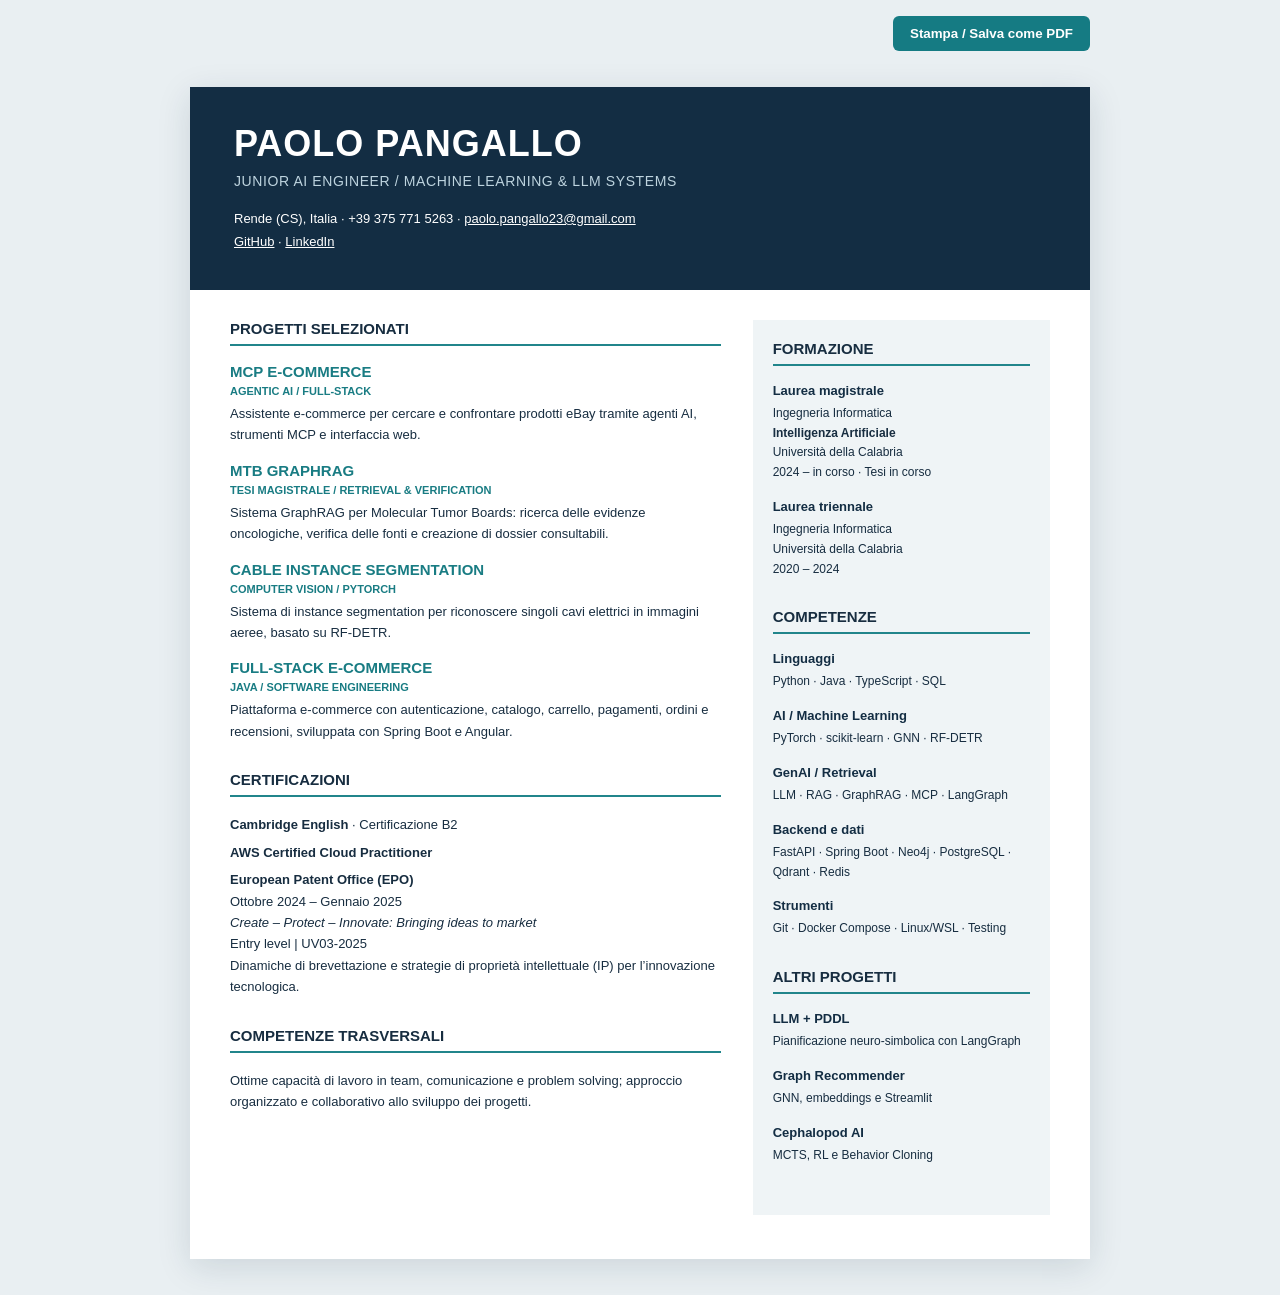
<file: cv/index.html>
<!doctype html>
<html lang="it"><head><meta charset="utf-8"><meta name="viewport" content="width=device-width,initial-scale=1"><meta name="robots" content="index,follow"><title>Paolo Pangallo | CV — Junior AI Engineer</title><style>
:root{font-family:Arial,Helvetica,sans-serif;color:#172d40;background:#e9eff2}*{box-sizing:border-box}body{margin:0}.page{max-width:900px;margin:36px auto;background:white;box-shadow:0 8px 32px #102d4022}.header{padding:36px 44px;background:#132d43;color:white}.header h1{font-size:36px;letter-spacing:1px;margin:0 0 8px}.header .role{font-size:14px;color:#bed4df;letter-spacing:.6px}.contact{margin-top:18px;font-size:13px;line-height:1.8}.contact a{color:white}main{display:grid;grid-template-columns:1.65fr 1fr;gap:32px;padding:30px 40px 44px}.sidebar{background:#eff4f6;padding:20px}.section{margin-bottom:29px}h2{font-size:15px;text-transform:uppercase;border-bottom:2px solid #21858b;padding-bottom:7px;margin:0 0 17px}h3{font-size:15px;color:#197c83;margin:16px 0 5px}.kicker{font-weight:700;font-size:11px;color:#197c83;text-transform:uppercase}.section p,.section li{font-size:13px;line-height:1.65;margin:6px 0}.sidebar h3{font-size:13px;color:#132d43}.sidebar p{font-size:12px}.actions{max-width:900px;margin:16px auto;display:flex;justify-content:flex-end}.actions button{border:0;background:#157b83;color:white;border-radius:6px;padding:10px 17px;cursor:pointer;font-weight:bold}a{color:#167d84}@media(max-width:700px){.page{margin:0}.header{padding:28px 24px}main{grid-template-columns:1fr;padding:25px 24px}.sidebar{order:2}.actions{padding:0 18px}}@media print{:root{background:white}.page{margin:0;box-shadow:none;max-width:none}.actions{display:none}main{grid-template-columns:1.65fr 1fr}.section{break-inside:avoid}@page{size:A4;margin:8mm}}
</style></head><body><div class="actions"><button onclick="window.print()">Stampa / Salva come PDF</button></div><div class="page"><header class="header"><h1>PAOLO PANGALLO</h1><div class="role">JUNIOR AI ENGINEER / MACHINE LEARNING &amp; LLM SYSTEMS</div><div class="contact">Rende (CS), Italia · +39 375 771 5263 · <a href="mailto:paolo.pangallo23@gmail.com">paolo.pangallo23@gmail.com</a><br><a href="https://github.com/PaoloPangallo">GitHub</a> · <a href="https://www.linkedin.com/in/paolo-pangallo-9aa456170/">LinkedIn</a></div></header><main><div><section class="section"><h2>Progetti selezionati</h2><h3>MCP E-COMMERCE</h3><div class="kicker">Agentic AI / Full-Stack</div><p>Assistente e-commerce per cercare e confrontare prodotti eBay tramite agenti AI, strumenti MCP e interfaccia web.</p><h3>MTB GRAPHRAG</h3><div class="kicker">Tesi magistrale / Retrieval &amp; Verification</div><p>Sistema GraphRAG per Molecular Tumor Boards: ricerca delle evidenze oncologiche, verifica delle fonti e creazione di dossier consultabili.</p><h3>CABLE INSTANCE SEGMENTATION</h3><div class="kicker">Computer Vision / PyTorch</div><p>Sistema di instance segmentation per riconoscere singoli cavi elettrici in immagini aeree, basato su RF-DETR.</p><h3>FULL-STACK E-COMMERCE</h3><div class="kicker">Java / Software Engineering</div><p>Piattaforma e-commerce con autenticazione, catalogo, carrello, pagamenti, ordini e recensioni, sviluppata con Spring Boot e Angular.</p></section><section class="section"><h2>Certificazioni</h2><p><strong>Cambridge English</strong> · Certificazione B2</p><p><strong>AWS Certified Cloud Practitioner</strong></p><p><strong>European Patent Office (EPO)</strong><br>Ottobre 2024 – Gennaio 2025<br><em>Create – Protect – Innovate: Bringing ideas to market</em><br>Entry level | UV03-2025<br>Dinamiche di brevettazione e strategie di proprietà intellettuale (IP) per l’innovazione tecnologica.</p></section><section class="section"><h2>Competenze trasversali</h2><p>Ottime capacità di lavoro in team, comunicazione e problem solving; approccio organizzato e collaborativo allo sviluppo dei progetti.</p></section></div><aside class="sidebar"><section class="section"><h2>Formazione</h2><h3>Laurea magistrale</h3><p>Ingegneria Informatica<br><strong>Intelligenza Artificiale</strong><br>Università della Calabria<br>2024 – in corso · Tesi in corso</p><h3>Laurea triennale</h3><p>Ingegneria Informatica<br>Università della Calabria<br>2020 – 2024</p></section><section class="section"><h2>Competenze</h2><h3>Linguaggi</h3><p>Python · Java · TypeScript · SQL</p><h3>AI / Machine Learning</h3><p>PyTorch · scikit-learn · GNN · RF-DETR</p><h3>GenAI / Retrieval</h3><p>LLM · RAG · GraphRAG · MCP · LangGraph</p><h3>Backend e dati</h3><p>FastAPI · Spring Boot · Neo4j · PostgreSQL · Qdrant · Redis</p><h3>Strumenti</h3><p>Git · Docker Compose · Linux/WSL · Testing</p></section><section class="section"><h2>Altri progetti</h2><h3>LLM + PDDL</h3><p>Pianificazione neuro-simbolica con LangGraph</p><h3>Graph Recommender</h3><p>GNN, embeddings e Streamlit</p><h3>Cephalopod AI</h3><p>MCTS, RL e Behavior Cloning</p></section></aside></main></div></body></html>
</file>
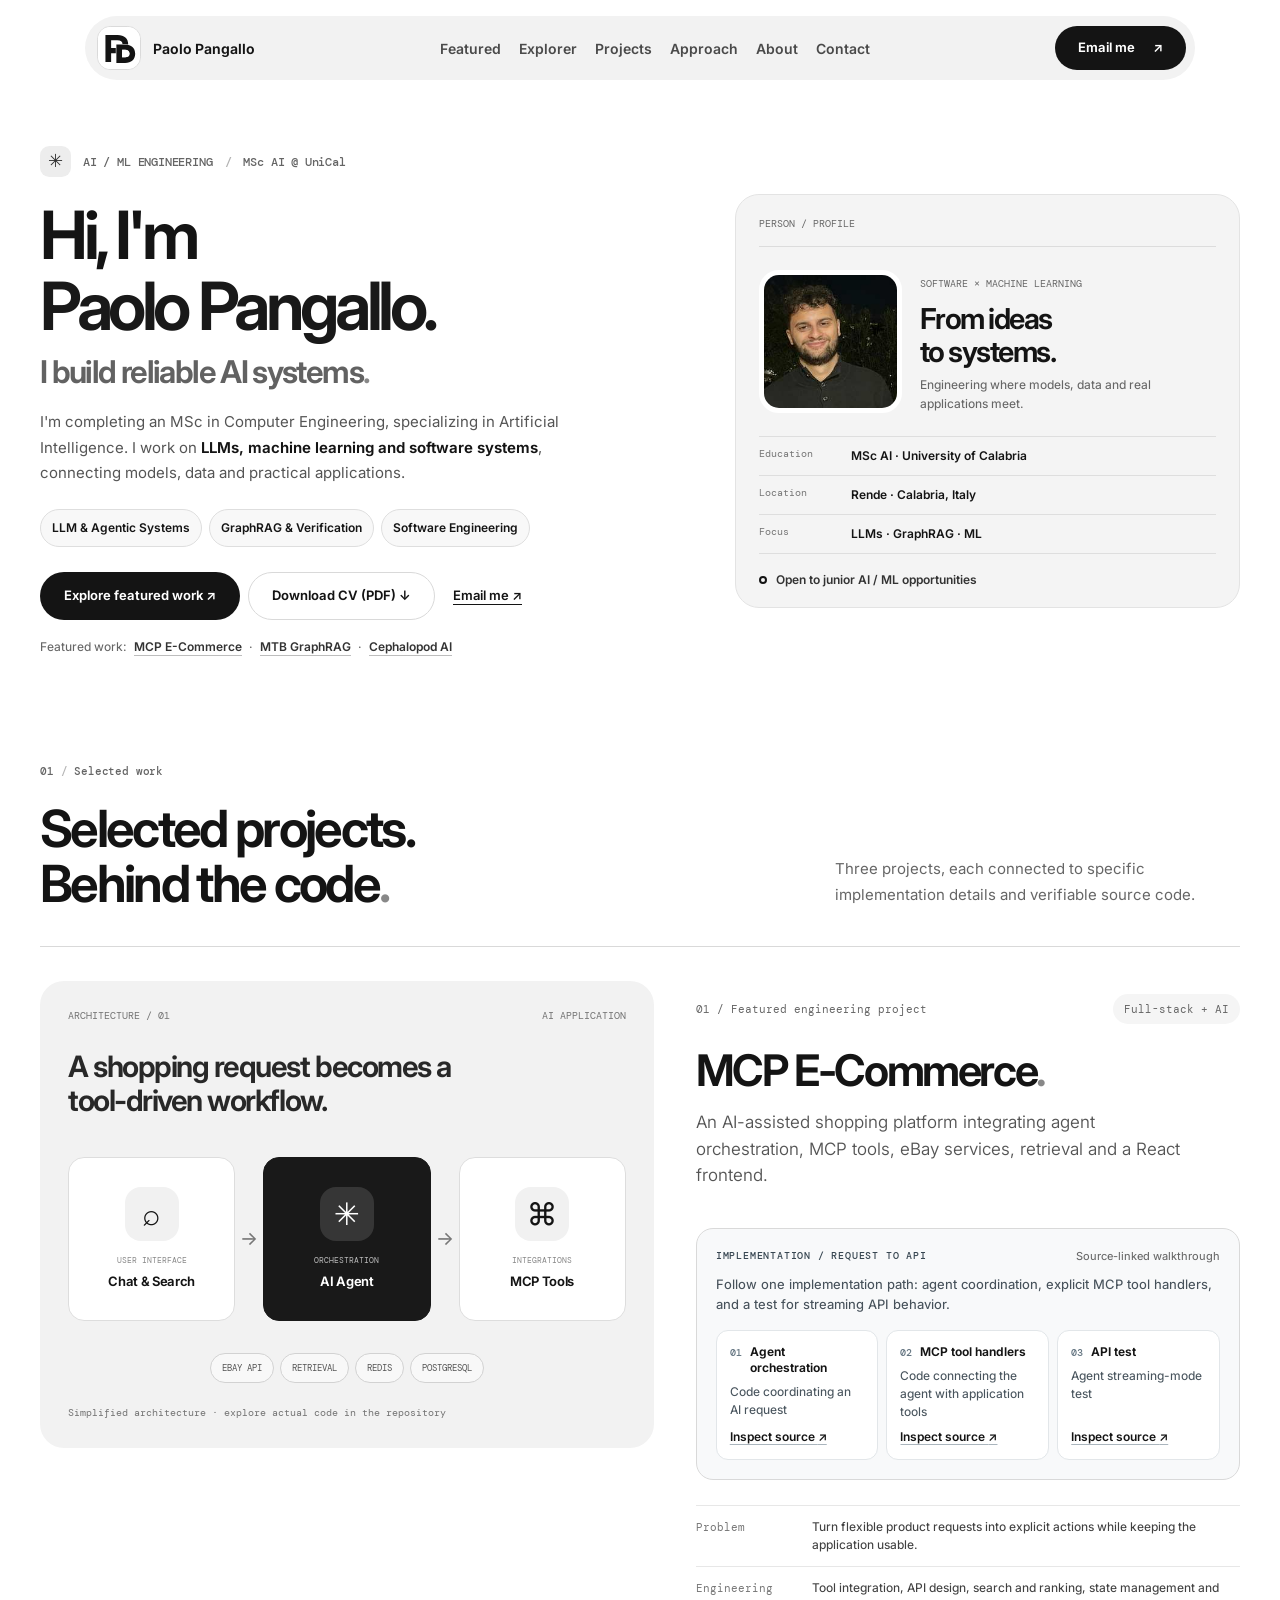
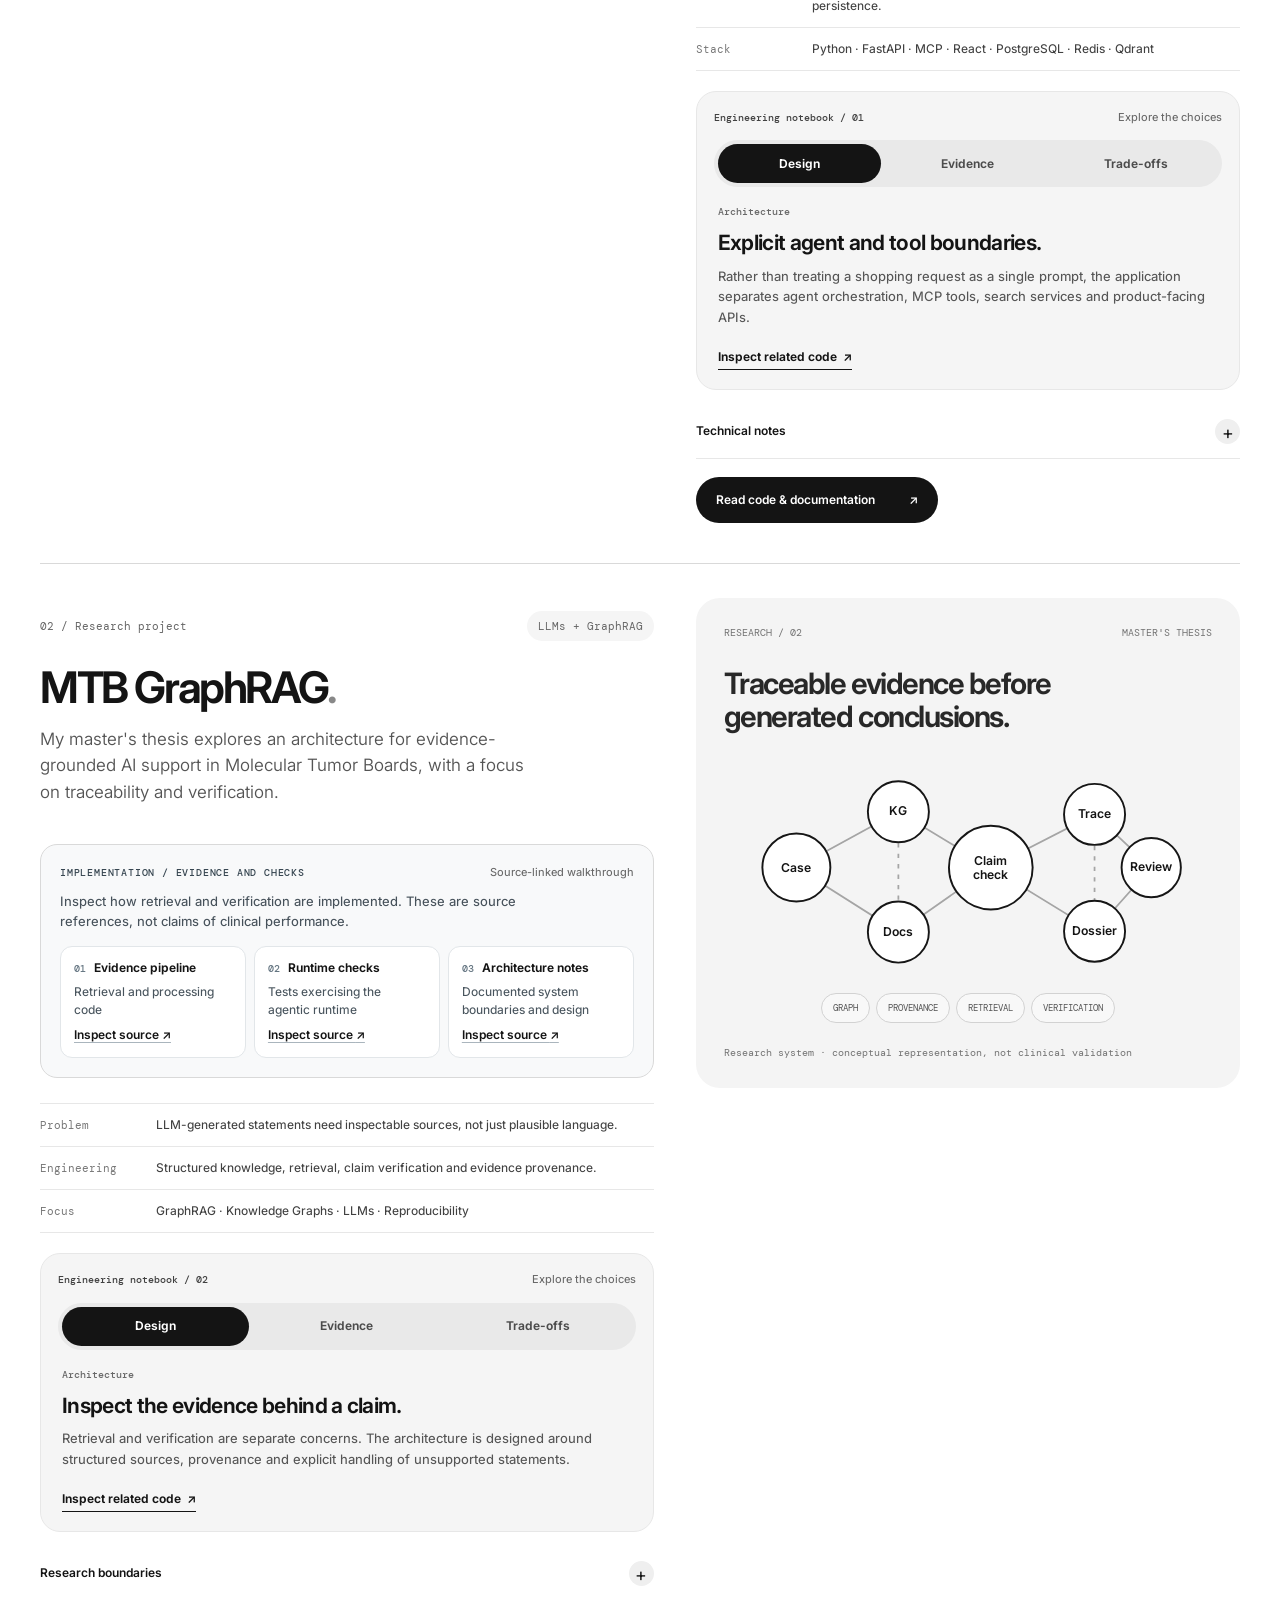
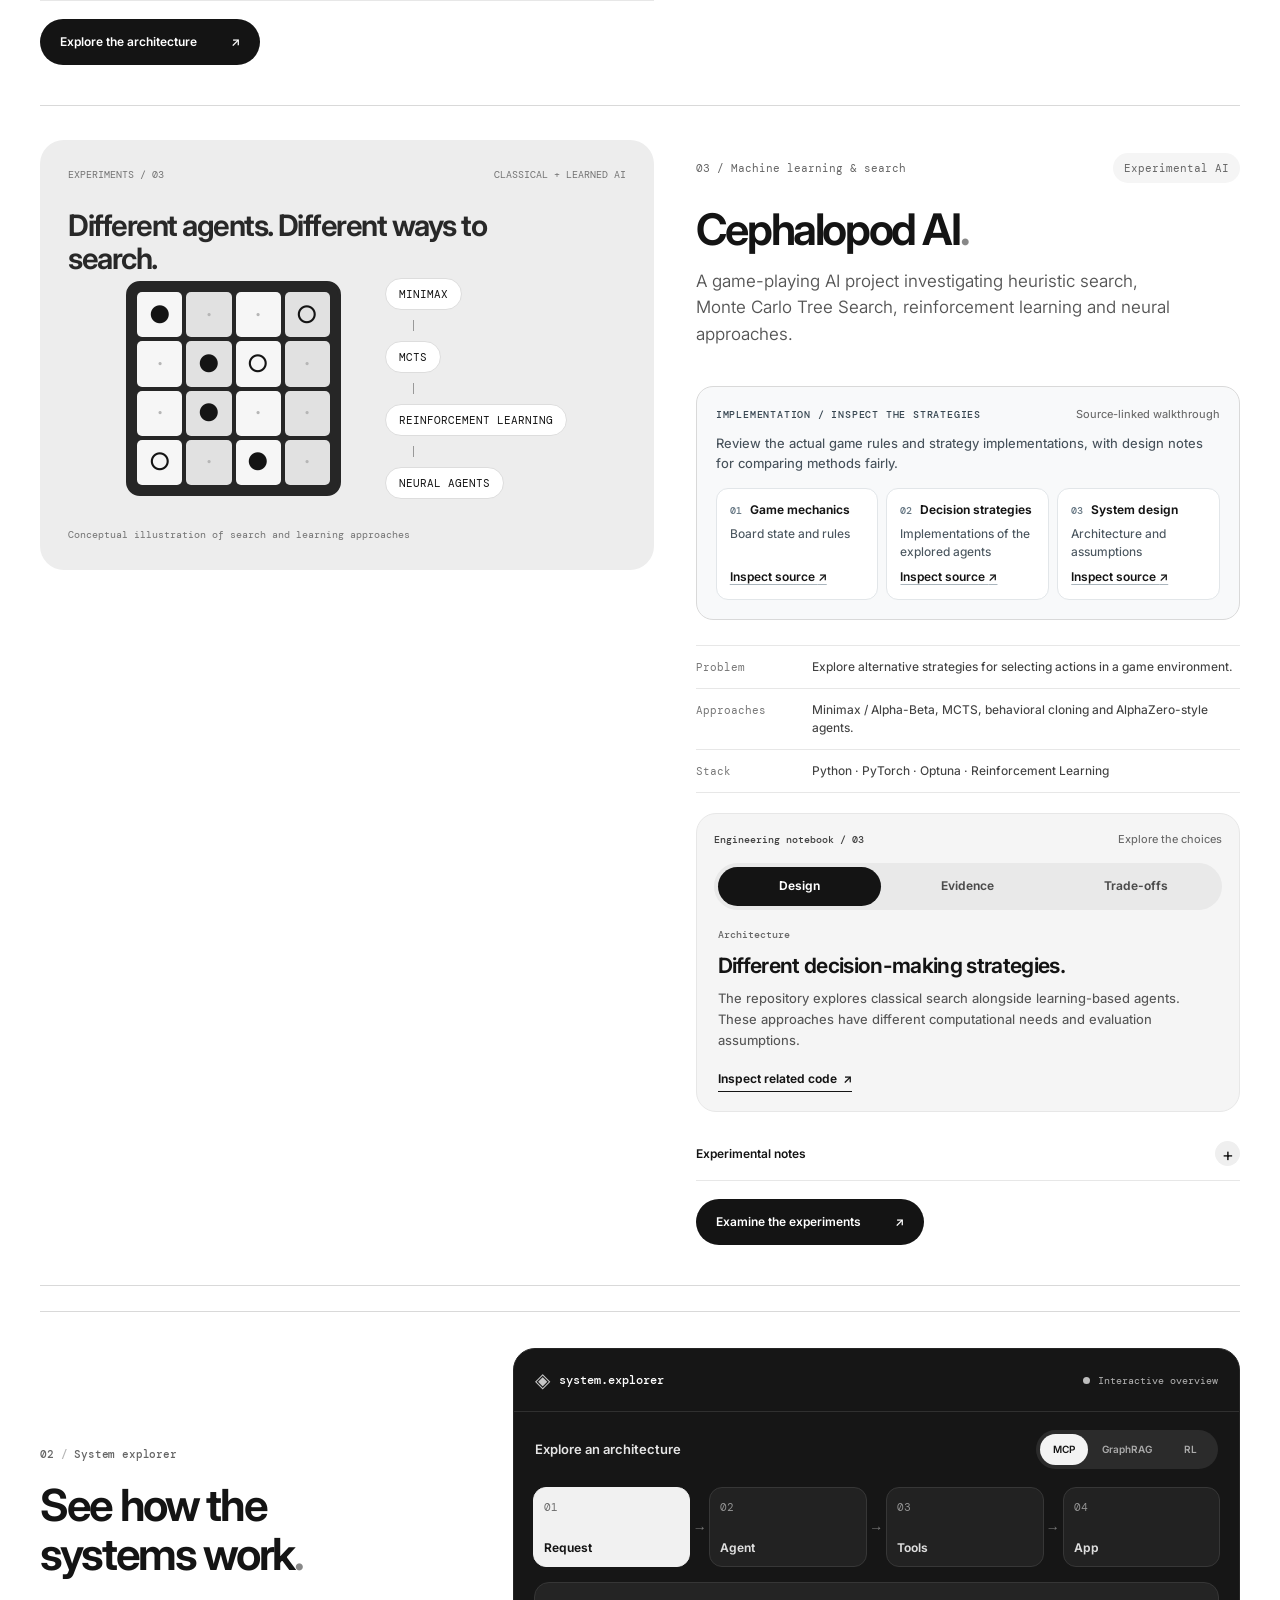
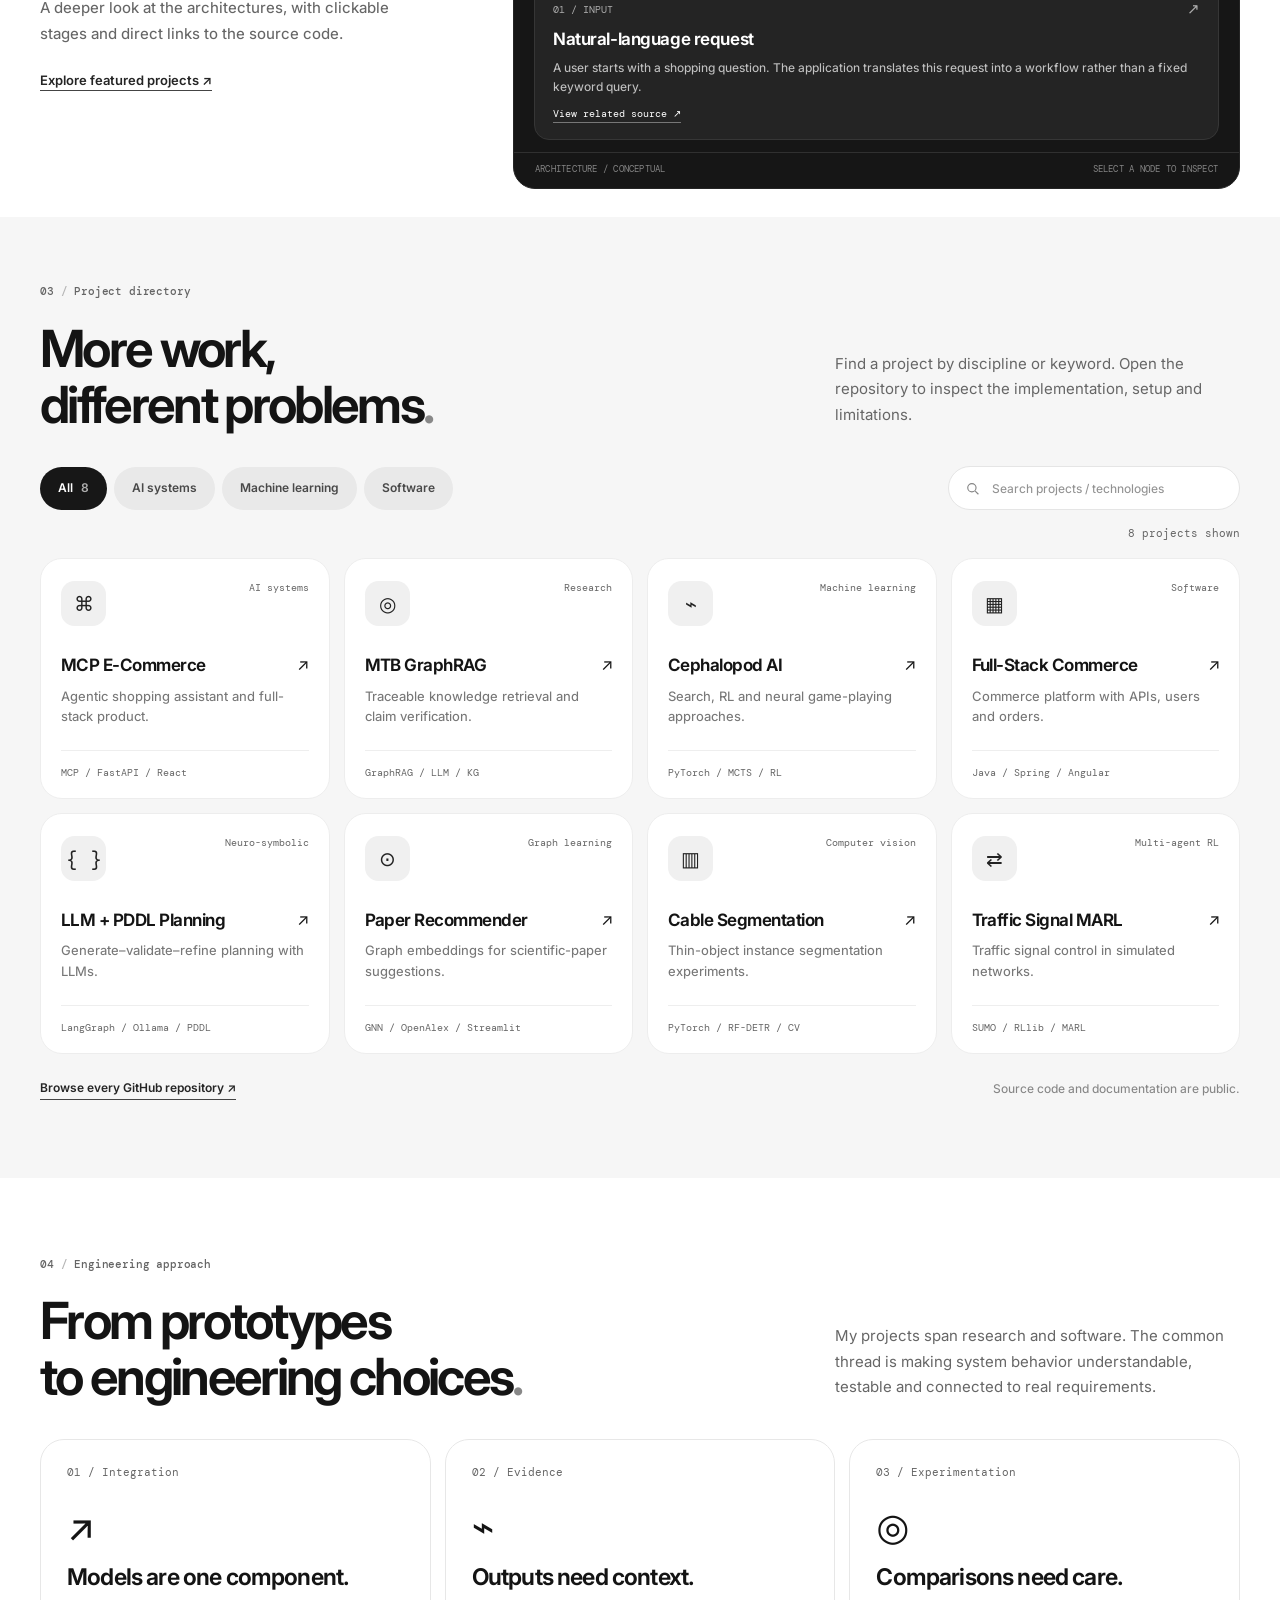
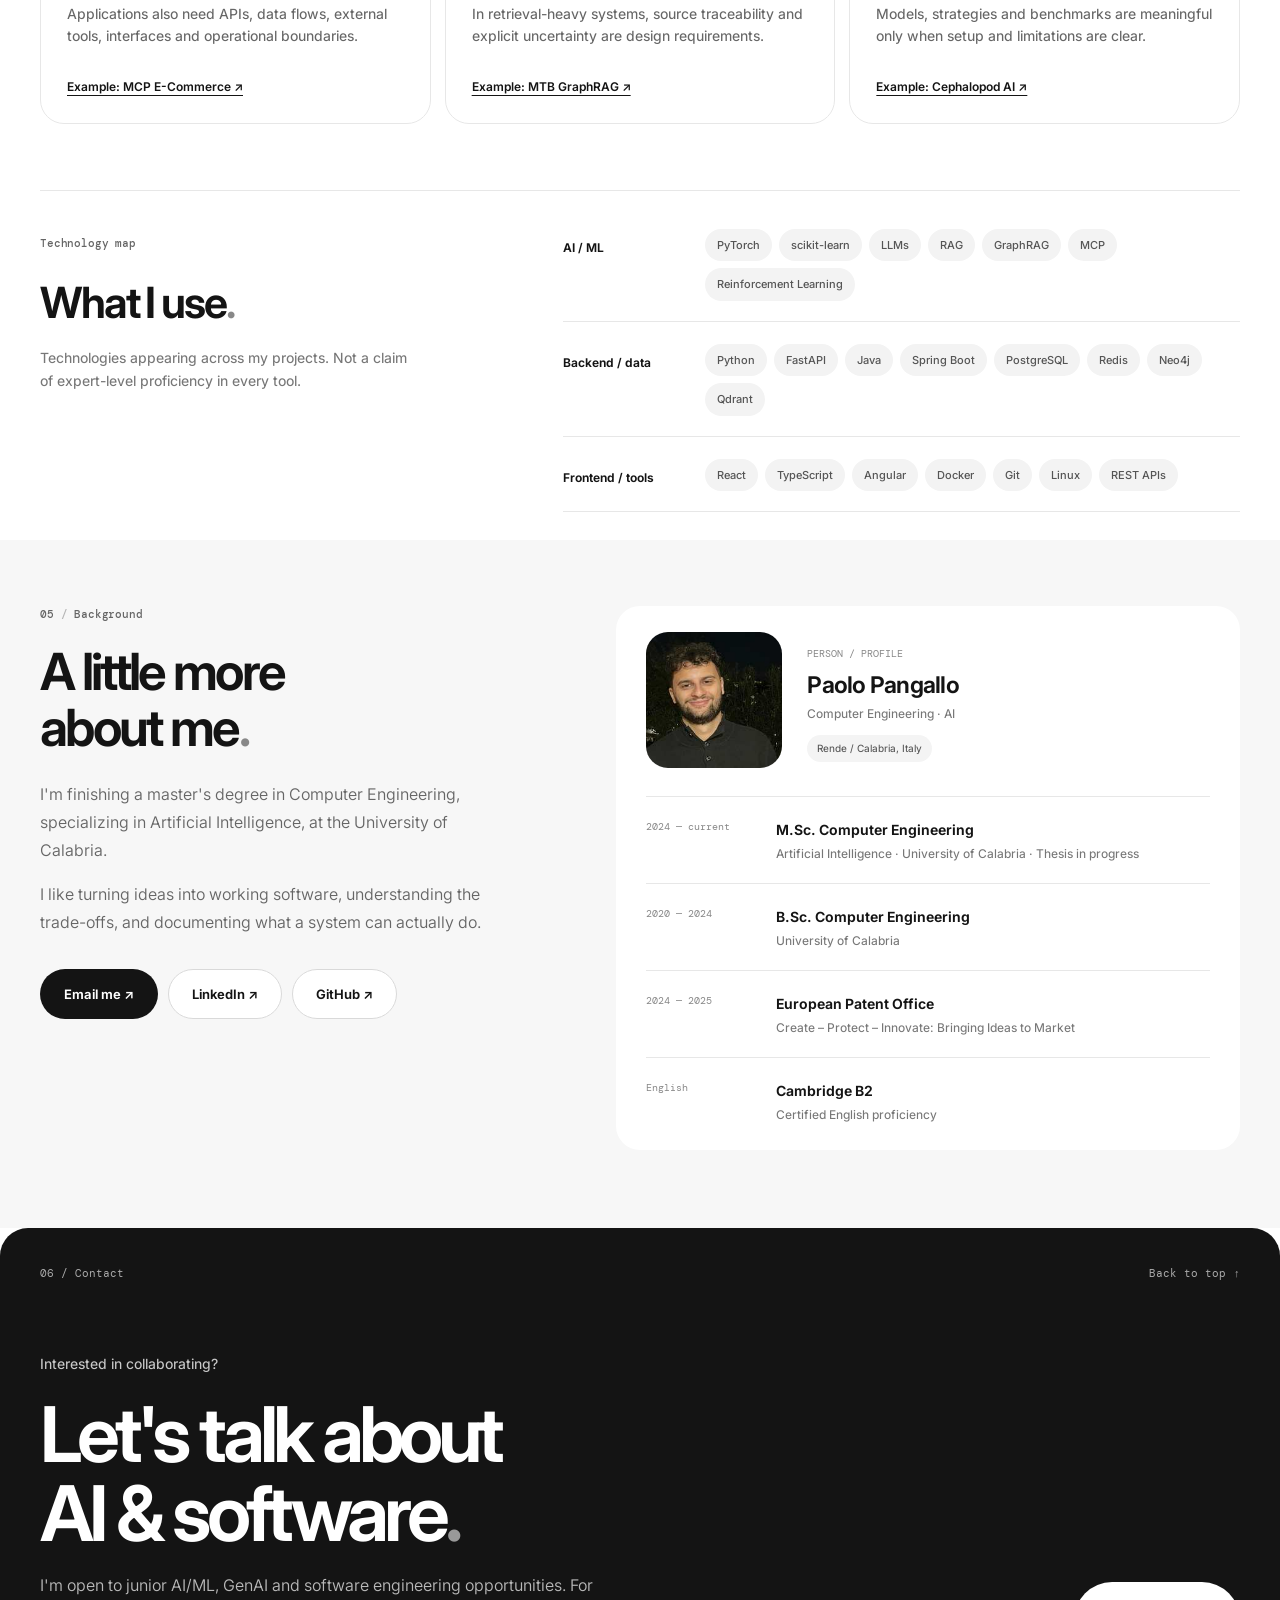
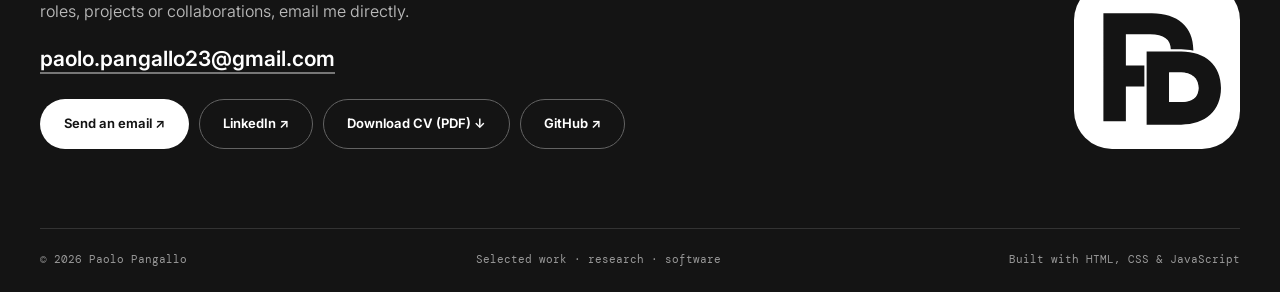
<file: docs/index.html>
<!doctype html>
<html lang="en">
<head>
  <meta charset="utf-8" />
  <meta name="viewport" content="width=device-width, initial-scale=1" />
  <meta name="theme-color" content="#ffffff" />
  <meta name="description" content="Paolo Pangallo — AI/ML engineering portfolio. Explore projects in LLMs, GraphRAG, agentic workflows, reinforcement learning and full-stack software." />
  <meta property="og:type" content="website" />
  <meta property="og:title" content="Paolo Pangallo — AI / ML Engineering" />
  <meta property="og:description" content="Explore AI/ML projects, architecture notes and engineering decisions by Paolo Pangallo." />
  <meta property="og:site_name" content="Paolo Pangallo — Portfolio" />
  <meta property="og:locale" content="en_US" />
  <meta property="og:image" content="https://paolopangallo.github.io/PaoloPangallo/social-card.png" />
  <meta property="og:image:alt" content="Paolo Pangallo - AI/ML Engineering portfolio social preview" />
  <meta property="og:image:width" content="1200" />
  <meta property="og:image:height" content="630" />
  <meta name="twitter:card" content="summary_large_image" />
  <meta name="twitter:title" content="Paolo Pangallo — AI / ML Engineering" />
  <meta name="twitter:description" content="AI/ML projects, engineering decisions and selected work." />
  <meta name="twitter:image" content="https://paolopangallo.github.io/PaoloPangallo/social-card.png" />
  <link rel="canonical" href="https://paolopangallo.github.io/PaoloPangallo/" />
  <link rel="sitemap" type="application/xml" href="https://paolopangallo.github.io/PaoloPangallo/sitemap.xml" />
  <meta property="og:url" content="https://paolopangallo.github.io/PaoloPangallo/" />
  <meta name="robots" content="index,follow" />
  <title>Paolo Pangallo | AI/ML Engineer Portfolio &amp; Projects</title>
  <script type="application/ld+json">
  {
    "@context": "https://schema.org",
    "@type": "Person",
    "name": "Paolo Pangallo",
    "url": "https://paolopangallo.github.io/PaoloPangallo/",
    "image": "https://paolopangallo.github.io/PaoloPangallo/profile-paolo.jpg",
    "email": "mailto:paolo.pangallo23@gmail.com",
    "jobTitle": "AI/ML Engineering MSc Candidate",
    "alumniOf": {"@type": "CollegeOrUniversity", "name": "University of Calabria"},
    "knowsAbout": ["Machine Learning", "Large Language Models", "GraphRAG", "Software Engineering", "Reinforcement Learning"],
    "sameAs": ["https://github.com/PaoloPangallo", "https://www.linkedin.com/in/paolo-pangallo-9aa456170/"]
  }
  </script>
  <link rel="icon" href="./favicon.svg?v=2" type="image/svg+xml" />
  <link rel="preconnect" href="https://fonts.googleapis.com" />
  <link rel="preconnect" href="https://fonts.gstatic.com" crossorigin />
  <link href="https://fonts.googleapis.com/css2?family=DM+Mono:wght@400;500&family=Inter:wght@300;400;450;500;550;600;650;700;750&display=swap" rel="stylesheet" />
  <link rel="stylesheet" href="./style.css?v=11" />
  <script src="./script.js?v=8" defer></script>
</head>
<body>
  <a class="skip-link" href="#main">Skip to content</a>
  <div id="scroll-progress" aria-hidden="true"></div>

  <header class="nav-shell" id="top">
    <nav class="site-nav" aria-label="Main navigation">
      <a class="nav-identity" href="#top" aria-label="Paolo Pangallo — home"><span class="nav-mark" aria-hidden="true"><img src="./favicon.svg" alt="" width="44" height="44" /></span><span class="nav-name">Paolo Pangallo</span></a>
      <div class="nav-links" id="nav-links">
        <a href="#work">Featured</a><a href="#systems">Explorer</a><a href="#explore">Projects</a><a href="#approach">Approach</a><a href="#about">About</a><a href="#contact">Contact</a>
      </div>
      <div class="nav-actions">
        <a class="nav-contact" href="mailto:paolo.pangallo23@gmail.com" aria-label="Email Paolo Pangallo">Email me <span aria-hidden="true">↗</span></a>
        <button class="menu-toggle" id="menu-toggle" type="button" aria-expanded="false" aria-controls="mobile-menu" aria-label="Open menu"><span></span><span></span></button>
      </div>
    </nav>
    <div class="mobile-menu" id="mobile-menu" hidden><a href="#work">Featured</a><a href="#systems">Explorer</a><a href="#explore">Projects</a><a href="#approach">Approach</a><a href="#about">About</a><a href="#contact">Contact</a></div>
  </header>

  <main id="main">
    <section class="hero wrap" aria-labelledby="hero-title">
      <div class="hero-copy">
        <div class="eyebrow hero-eyebrow"><span class="eyebrow-icon" aria-hidden="true">✳</span> AI / ML ENGINEERING <span class="slash">/</span> MSc AI @ UniCal</div>
        <h1 id="hero-title">Hi, I'm<br/><span>Paolo Pangallo.</span></h1>
        <p class="hero-statement">I build reliable AI systems<span class="dot">.</span></p>
        <p class="lead">I'm completing an MSc in Computer Engineering, specializing in Artificial Intelligence. I work on <strong>LLMs, machine learning and software systems</strong>, connecting models, data and practical applications.</p>
        <ul class="hero-specialties" aria-label="Technical focus"><li>LLM &amp; Agentic Systems</li><li>GraphRAG &amp; Verification</li><li>Software Engineering</li></ul>
        <div class="hero-buttons"><a class="btn btn-dark" href="#work">Explore featured work ↗</a><a class="btn btn-stroke" href="./Paolo_Pangallo_CV.pdf" aria-label="Download Paolo Pangallo curriculum vitae (PDF)" download="Paolo_Pangallo_CV.pdf" type="application/pdf">Download CV (PDF) ↓</a><a class="hero-email" href="mailto:paolo.pangallo23@gmail.com">Email me ↗</a></div>
        <p class="hero-featured">Featured work: <a href="#case-mcp">MCP E-Commerce</a><span aria-hidden="true">·</span><a href="#case-mtb">MTB GraphRAG</a><span aria-hidden="true">·</span><a href="#case-rl">Cephalopod AI</a></p>
      </div>
      <aside class="profile-card" aria-label="Paolo Pangallo profile">
        <div class="profile-card-label">PERSON / PROFILE</div>
        <div class="profile-card-main"><img src="./profile-paolo.jpg" alt="Paolo Pangallo" width="220" height="220" decoding="async" fetchpriority="high" /><div><span class="profile-kicker">SOFTWARE × MACHINE LEARNING</span><h2>From ideas<br/>to systems.</h2><p>Engineering where models, data and real applications meet.</p></div></div>
        <dl class="profile-facts"><div><dt>Education</dt><dd>MSc AI · University of Calabria</dd></div><div><dt>Location</dt><dd>Rende · Calabria, Italy</dd></div><div><dt>Focus</dt><dd>LLMs · GraphRAG · ML</dd></div></dl>
        <p class="profile-status"><span class="availability-dot" aria-hidden="true"></span> Open to junior AI / ML opportunities</p>
      </aside>
    </section>

    <section class="feature-section wrap section-gap" id="work" aria-labelledby="work-title">
      <div class="section-heading"><div><div class="section-index">01 <span>/</span> Selected work</div><h2 id="work-title">Selected projects.<br/>Behind the code<span class="dot">.</span></h2></div><p>Three projects, each connected to specific implementation details and verifiable source code.</p></div>

      <article class="case-row" id="case-mcp">
        <div class="case-art case-art-mcp">
          <div class="art-bar"><span>ARCHITECTURE / 01</span><span>AI APPLICATION</span></div>
          <div class="art-title">A shopping request becomes a tool-driven workflow.</div>
          <div class="mcp-visual" aria-label="Conceptual workflow from chat to agent to MCP tools and external services"><div class="mcp-node mcp-user"><span class="node-symbol">⌕</span><span>USER INTERFACE</span><strong>Chat &amp; Search</strong></div><div class="flow-line"><span>→</span></div><div class="mcp-node mcp-agent"><span class="node-symbol">✳</span><span>ORCHESTRATION</span><strong>AI Agent</strong></div><div class="flow-line"><span>→</span></div><div class="mcp-node mcp-tools"><span class="node-symbol">⌘</span><span>INTEGRATIONS</span><strong>MCP Tools</strong></div></div>
          <div class="art-subsystem"><span>EBAY API</span><span>RETRIEVAL</span><span>REDIS</span><span>POSTGRESQL</span></div>
          <div class="art-caption">Simplified architecture · explore actual code in the repository</div>
        </div>
        <div class="case-content"><div class="case-number"><span>01 / Featured engineering project</span><span class="case-status">Full-stack + AI</span></div><h3>MCP E-Commerce<span class="dot">.</span></h3><p class="case-summary">An AI-assisted shopping platform integrating agent orchestration, MCP tools, eBay services, retrieval and a React frontend.</p>
<section class="proof-panel" aria-label="mcp source evidence"><div class="proof-panel-top"><span class="proof-kicker">IMPLEMENTATION / REQUEST TO API</span><span class="proof-verified">Source-linked walkthrough</span></div><p class="proof-intro">Follow one implementation path: agent coordination, explicit MCP tool handlers, and a test for streaming API behavior.</p><ol class="proof-grid"><li class="proof-step"><div class="proof-step-head"><span class="proof-no">01</span><strong>Agent orchestration</strong></div><p>Code coordinating an AI request</p><a href="https://github.com/PaoloPangallo/MCP_E-commerce/tree/Paolo_minimax2.7/app/agent" target="_blank" rel="noopener noreferrer">Inspect source <span aria-hidden="true">↗</span></a></li><li class="proof-step"><div class="proof-step-head"><span class="proof-no">02</span><strong>MCP tool handlers</strong></div><p>Code connecting the agent with application tools</p><a href="https://github.com/PaoloPangallo/MCP_E-commerce/tree/Paolo_minimax2.7/app/mcp" target="_blank" rel="noopener noreferrer">Inspect source <span aria-hidden="true">↗</span></a></li><li class="proof-step"><div class="proof-step-head"><span class="proof-no">03</span><strong>API test</strong></div><p>Agent streaming-mode test</p><a href="https://github.com/PaoloPangallo/MCP_E-commerce/blob/Paolo_minimax2.7/tests/api/test_agent_stream_mcp_mode.py" target="_blank" rel="noopener noreferrer">Inspect source <span aria-hidden="true">↗</span></a></li></ol></section><dl class="case-facts"><div><dt>Problem</dt><dd>Turn flexible product requests into explicit actions while keeping the application usable.</dd></div><div><dt>Engineering</dt><dd>Tool integration, API design, search and ranking, state management and persistence.</dd></div><div><dt>Stack</dt><dd>Python · FastAPI · MCP · React · PostgreSQL · Redis · Qdrant</dd></div></dl>
          <div class="decision-lab" data-case="mcp" aria-label="Engineering walkthrough for MCP E-Commerce">
            <div class="decision-lab-heading"><span class="decision-kicker">Engineering notebook / 01</span><span class="decision-hint">Explore the choices</span></div>
            <div class="decision-tabs" role="group" aria-label="MCP E-Commerce technical topics">
              <button class="decision-tab selected" data-view="design" type="button" aria-pressed="true">Design</button>
              <button class="decision-tab" data-view="checks" type="button" aria-pressed="false">Evidence</button>
              <button class="decision-tab" data-view="tradeoffs" type="button" aria-pressed="false">Trade-offs</button>
            </div>
            <div class="decision-output" aria-live="polite" aria-atomic="true">
              <p class="decision-label">Architecture</p>
              <h4 class="decision-title">Explicit agent and tool boundaries.</h4>
              <p class="decision-description">Rather than treating a shopping request as a single prompt, the application separates agent orchestration, MCP tools, search services and product-facing APIs.</p>
              <a class="decision-source" href="https://github.com/PaoloPangallo/MCP_E-commerce/tree/Paolo_minimax2.7/app/agent" target="_blank" rel="noopener noreferrer">Inspect related code <span aria-hidden="true">↗</span></a>
            </div>
          </div>

          <details class="case-details"><summary>Technical notes <span aria-hidden="true">+</span></summary><div class="case-detail-body">The repository separates agent orchestration, MCP tooling, search services and application APIs. External eBay/LLM integrations require configuration. The project also includes automated Python and frontend build checks.</div></details>
          <a class="case-link" href="https://github.com/PaoloPangallo/MCP_E-commerce" target="_blank" rel="noopener noreferrer">Read code &amp; documentation <span aria-hidden="true">↗</span></a>
        </div>
      </article>

      <article class="case-row case-reverse" id="case-mtb">
        <div class="case-art case-art-mtb"><div class="art-bar"><span>RESEARCH / 02</span><span>MASTER'S THESIS</span></div><div class="art-title">Traceable evidence before generated conclusions.</div>
          <svg class="mtb-art-diagram" viewBox="0 0 560 280" role="img" aria-label="Conceptual graph from clinical case to knowledge, evidence, claim verification and human review"><g stroke="#a5a5a5" stroke-width="2" fill="none"><path d="M83 136 L200 72 L306 136 L425 75 L490 136"/><path d="M83 136 L200 210 L306 136 L425 209 L490 136"/><path d="M200 72 L200 210 M425 75 L425 209" stroke-dasharray="5 7"/></g><g fill="#fff" stroke="#161616" stroke-width="2.2"><circle cx="83" cy="136" r="39"/><circle cx="200" cy="72" r="35"/><circle cx="200" cy="210" r="35"/><circle cx="306" cy="136" r="48"/><circle cx="425" cy="75" r="35"/><circle cx="425" cy="209" r="35"/><circle cx="490" cy="136" r="34"/></g><g text-anchor="middle" font-family="Inter,Arial,sans-serif" fill="#141414" font-weight="600" font-size="14"><text x="83" y="141">Case</text><text x="200" y="76">KG</text><text x="200" y="214">Docs</text><text x="306" y="133">Claim</text><text x="306" y="149">check</text><text x="425" y="79">Trace</text><text x="425" y="213">Dossier</text><text x="490" y="140">Review</text></g></svg>
          <div class="mtb-mobile-flow" aria-label="Simplified evidence workflow for small screens"><span>Clinical case</span><span>Knowledge + documents</span><span>Claim verification</span><span>Evidence + provenance</span><span>Human review</span></div>
          <div class="art-subsystem"><span>GRAPH</span><span>PROVENANCE</span><span>RETRIEVAL</span><span>VERIFICATION</span></div><div class="art-caption">Research system · conceptual representation, not clinical validation</div>
        </div>
        <div class="case-content"><div class="case-number"><span>02 / Research project</span><span class="case-status">LLMs + GraphRAG</span></div><h3>MTB GraphRAG<span class="dot">.</span></h3><p class="case-summary">My master's thesis explores an architecture for evidence-grounded AI support in Molecular Tumor Boards, with a focus on traceability and verification.</p>
<section class="proof-panel" aria-label="mtb source evidence"><div class="proof-panel-top"><span class="proof-kicker">IMPLEMENTATION / EVIDENCE AND CHECKS</span><span class="proof-verified">Source-linked walkthrough</span></div><p class="proof-intro">Inspect how retrieval and verification are implemented. These are source references, not claims of clinical performance.</p><ol class="proof-grid"><li class="proof-step"><div class="proof-step-head"><span class="proof-no">01</span><strong>Evidence pipeline</strong></div><p>Retrieval and processing code</p><a href="https://github.com/PaoloPangallo/MTB_GRAPH_RAG/tree/main/mtb-graphrag/backend/pipeline" target="_blank" rel="noopener noreferrer">Inspect source <span aria-hidden="true">↗</span></a></li><li class="proof-step"><div class="proof-step-head"><span class="proof-no">02</span><strong>Runtime checks</strong></div><p>Tests exercising the agentic runtime</p><a href="https://github.com/PaoloPangallo/MTB_GRAPH_RAG/blob/main/mtb-graphrag/backend/tests/test_agentic_runtime.py" target="_blank" rel="noopener noreferrer">Inspect source <span aria-hidden="true">↗</span></a></li><li class="proof-step"><div class="proof-step-head"><span class="proof-no">03</span><strong>Architecture notes</strong></div><p>Documented system boundaries and design</p><a href="https://github.com/PaoloPangallo/MTB_GRAPH_RAG/blob/main/docs/ARCHITECTURE_OVERVIEW.md" target="_blank" rel="noopener noreferrer">Inspect source <span aria-hidden="true">↗</span></a></li></ol></section><dl class="case-facts"><div><dt>Problem</dt><dd>LLM-generated statements need inspectable sources, not just plausible language.</dd></div><div><dt>Engineering</dt><dd>Structured knowledge, retrieval, claim verification and evidence provenance.</dd></div><div><dt>Focus</dt><dd>GraphRAG · Knowledge Graphs · LLMs · Reproducibility</dd></div></dl>
          <div class="decision-lab" data-case="mtb" aria-label="Engineering walkthrough for MTB GraphRAG">
            <div class="decision-lab-heading"><span class="decision-kicker">Engineering notebook / 02</span><span class="decision-hint">Explore the choices</span></div>
            <div class="decision-tabs" role="group" aria-label="MTB GraphRAG technical topics">
              <button class="decision-tab selected" data-view="design" type="button" aria-pressed="true">Design</button>
              <button class="decision-tab" data-view="checks" type="button" aria-pressed="false">Evidence</button>
              <button class="decision-tab" data-view="tradeoffs" type="button" aria-pressed="false">Trade-offs</button>
            </div>
            <div class="decision-output" aria-live="polite" aria-atomic="true">
              <p class="decision-label">Architecture</p>
              <h4 class="decision-title">Inspect the evidence behind a claim.</h4>
              <p class="decision-description">Retrieval and verification are separate concerns. The architecture is designed around structured sources, provenance and explicit handling of unsupported statements.</p>
              <a class="decision-source" href="https://github.com/PaoloPangallo/MTB_GRAPH_RAG/blob/main/docs/ARCHITECTURE_OVERVIEW.md" target="_blank" rel="noopener noreferrer">Inspect related code <span aria-hidden="true">↗</span></a>
            </div>
          </div>

          <details class="case-details"><summary>Research boundaries <span aria-hidden="true">+</span></summary><div class="case-detail-body">This is a research prototype, not a medical device. It does not provide autonomous therapeutic decisions. Different experimental configurations may require distinct datasets, service endpoints and evaluation conditions.</div></details>
          <a class="case-link" href="https://github.com/PaoloPangallo/MTB_GRAPH_RAG" target="_blank" rel="noopener noreferrer">Explore the architecture <span aria-hidden="true">↗</span></a>
        </div>
      </article>

      <article class="case-row" id="case-rl">
        <div class="case-art case-art-rl"><div class="art-bar"><span>EXPERIMENTS / 03</span><span>CLASSICAL + LEARNED AI</span></div><div class="art-title">Different agents. Different ways to search.</div><div class="rl-visual"><div class="rl-board" aria-hidden="true"><span>●</span><span></span><span></span><span>○</span><span></span><span>●</span><span>○</span><span></span><span></span><span>●</span><span></span><span></span><span>○</span><span></span><span>●</span><span></span></div><div class="rl-methods"><span>MINIMAX</span><span class="method-line"></span><span>MCTS</span><span class="method-line"></span><span>REINFORCEMENT LEARNING</span><span class="method-line"></span><span>NEURAL AGENTS</span></div></div><div class="art-caption">Conceptual illustration of search and learning approaches</div></div>
        <div class="case-content"><div class="case-number"><span>03 / Machine learning &amp; search</span><span class="case-status">Experimental AI</span></div><h3>Cephalopod AI<span class="dot">.</span></h3><p class="case-summary">A game-playing AI project investigating heuristic search, Monte Carlo Tree Search, reinforcement learning and neural approaches.</p>
<section class="proof-panel" aria-label="rl source evidence"><div class="proof-panel-top"><span class="proof-kicker">IMPLEMENTATION / INSPECT THE STRATEGIES</span><span class="proof-verified">Source-linked walkthrough</span></div><p class="proof-intro">Review the actual game rules and strategy implementations, with design notes for comparing methods fairly.</p><ol class="proof-grid"><li class="proof-step"><div class="proof-step-head"><span class="proof-no">01</span><strong>Game mechanics</strong></div><p>Board state and rules</p><a href="https://github.com/PaoloPangallo/IA_Cephalopod/blob/main/cephalopod/core/mechanics.py" target="_blank" rel="noopener noreferrer">Inspect source <span aria-hidden="true">↗</span></a></li><li class="proof-step"><div class="proof-step-head"><span class="proof-no">02</span><strong>Decision strategies</strong></div><p>Implementations of the explored agents</p><a href="https://github.com/PaoloPangallo/IA_Cephalopod/tree/main/cephalopod/strategies" target="_blank" rel="noopener noreferrer">Inspect source <span aria-hidden="true">↗</span></a></li><li class="proof-step"><div class="proof-step-head"><span class="proof-no">03</span><strong>System design</strong></div><p>Architecture and assumptions</p><a href="https://github.com/PaoloPangallo/IA_Cephalopod/blob/main/docs/SYSTEM_DESIGN.md" target="_blank" rel="noopener noreferrer">Inspect source <span aria-hidden="true">↗</span></a></li></ol></section><dl class="case-facts"><div><dt>Problem</dt><dd>Explore alternative strategies for selecting actions in a game environment.</dd></div><div><dt>Approaches</dt><dd>Minimax / Alpha-Beta, MCTS, behavioral cloning and AlphaZero-style agents.</dd></div><div><dt>Stack</dt><dd>Python · PyTorch · Optuna · Reinforcement Learning</dd></div></dl>
          <div class="decision-lab" data-case="rl" aria-label="Engineering walkthrough for Cephalopod AI">
            <div class="decision-lab-heading"><span class="decision-kicker">Engineering notebook / 03</span><span class="decision-hint">Explore the choices</span></div>
            <div class="decision-tabs" role="group" aria-label="Cephalopod AI technical topics">
              <button class="decision-tab selected" data-view="design" type="button" aria-pressed="true">Design</button>
              <button class="decision-tab" data-view="checks" type="button" aria-pressed="false">Evidence</button>
              <button class="decision-tab" data-view="tradeoffs" type="button" aria-pressed="false">Trade-offs</button>
            </div>
            <div class="decision-output" aria-live="polite" aria-atomic="true">
              <p class="decision-label">Architecture</p>
              <h4 class="decision-title">Different decision-making strategies.</h4>
              <p class="decision-description">The repository explores classical search alongside learning-based agents. These approaches have different computational needs and evaluation assumptions.</p>
              <a class="decision-source" href="https://github.com/PaoloPangallo/IA_Cephalopod/tree/main/cephalopod/strategies" target="_blank" rel="noopener noreferrer">Inspect related code <span aria-hidden="true">↗</span></a>
            </div>
          </div>

          <details class="case-details"><summary>Experimental notes <span aria-hidden="true">+</span></summary><div class="case-detail-body">The methods use different assumptions and training setups, so their outcomes should not be compared without matching evaluation conditions. The repository documents the variants and their limitations.</div></details><a class="case-link" href="https://github.com/PaoloPangallo/IA_Cephalopod" target="_blank" rel="noopener noreferrer">Examine the experiments <span aria-hidden="true">↗</span></a>
        </div>
      </article>
    </section>

    <section class="explorer-section wrap" id="systems" aria-labelledby="systems-title">
      <div class="explorer-intro"><div class="section-index">02 <span>/</span> System explorer</div><h2 id="systems-title">See how the<br/>systems work<span class="dot">.</span></h2><p>A deeper look at the architectures, with clickable stages and direct links to the source code.</p><a class="underlined" href="#work">Explore featured projects ↗</a></div>
  <div class="hero-stage" aria-label="Interactive project architecture explorer">
          <div class="stage-header"><span class="stage-title"><span class="stage-square" aria-hidden="true">◈</span> system.explorer</span><span class="stage-meta"><span class="stage-led" aria-hidden="true"></span> Interactive overview</span></div>
          <div class="stage-top"><p>Explore an architecture</p><div class="stage-tabs" role="group" aria-label="Choose an architecture"><button class="stage-tab active" type="button" data-system="mcp" aria-pressed="true">MCP</button><button class="stage-tab" type="button" data-system="mtb" aria-pressed="false">GraphRAG</button><button class="stage-tab" type="button" data-system="rl" aria-pressed="false">RL</button></div></div>
          <div class="stage-pipeline" id="stage-pipeline" aria-label="Clickable system stages"></div>
          <div class="stage-inspector" aria-live="polite"><div class="inspector-heading"><span id="inspector-step">01 / Input</span><span class="inspector-icon">↗</span></div><h3 id="inspector-title">User request</h3><p id="inspector-description">A natural-language shopping request starts the workflow.</p><a id="inspector-link" href="https://github.com/PaoloPangallo/MCP_E-commerce" target="_blank" rel="noopener noreferrer">View related source ↗</a></div>
          <div class="stage-bottom"><span>ARCHITECTURE / CONCEPTUAL</span><span>SELECT A NODE TO INSPECT</span></div>
        </div>
    </section>

    <section class="library-section section-gap" id="explore" aria-labelledby="explore-title"><div class="wrap"><div class="section-heading"><div><div class="section-index">03 <span>/</span> Project directory</div><h2 id="explore-title">More work,<br/>different problems<span class="dot">.</span></h2></div><p>Find a project by discipline or keyword. Open the repository to inspect the implementation, setup and limitations.</p></div>
      <div class="project-toolbar"><div class="project-filters" role="group" aria-label="Filter projects"><button class="project-filter selected" type="button" data-filter="all" aria-pressed="true">All <span id="all-count">8</span></button><button class="project-filter" type="button" data-filter="ai" aria-pressed="false">AI systems</button><button class="project-filter" type="button" data-filter="ml" aria-pressed="false">Machine learning</button><button class="project-filter" type="button" data-filter="software" aria-pressed="false">Software</button></div><label class="search-field"><svg width="17" height="17" viewBox="0 0 24 24" aria-hidden="true"><circle cx="10.8" cy="10.8" r="6.5" stroke="currentColor" stroke-width="1.8" fill="none"/><path d="m16 16 5 5" stroke="currentColor" stroke-width="1.8" fill="none"/></svg><span class="sr-only">Search projects</span><input id="project-search" type="search" placeholder="Search projects / technologies" autocomplete="off" /></label></div>
      <div class="library-count" id="result-count" aria-live="polite">8 projects</div>
      <div class="library-grid" id="library-grid">
        <a class="library-card" href="https://github.com/PaoloPangallo/MCP_E-commerce" data-tags="ai software" data-search="mcp ecommerce agentic shopping fastapi react rag ebay tools" target="_blank" rel="noopener noreferrer"><div class="library-card-top"><span class="library-icon">⌘</span><span class="library-kind">AI systems</span></div><h3>MCP E-Commerce <span>↗</span></h3><p>Agentic shopping assistant and full-stack product.</p><div class="library-stack">MCP / FastAPI / React</div></a>
        <a class="library-card" href="https://github.com/PaoloPangallo/MTB_GRAPH_RAG" data-tags="ai ml" data-search="mtb graphrag llm molecular tumor board graph knowledge evidence verification neo4j" target="_blank" rel="noopener noreferrer"><div class="library-card-top"><span class="library-icon">◎</span><span class="library-kind">Research</span></div><h3>MTB GraphRAG <span>↗</span></h3><p>Traceable knowledge retrieval and claim verification.</p><div class="library-stack">GraphRAG / LLM / KG</div></a>
        <a class="library-card" href="https://github.com/PaoloPangallo/IA_Cephalopod" data-tags="ml" data-search="cephalopod ai minimax mcts pytorch search reinforcement learning neural agents optuna" target="_blank" rel="noopener noreferrer"><div class="library-card-top"><span class="library-icon">⌁</span><span class="library-kind">Machine learning</span></div><h3>Cephalopod AI <span>↗</span></h3><p>Search, RL and neural game-playing approaches.</p><div class="library-stack">PyTorch / MCTS / RL</div></a>
        <a class="library-card" href="https://github.com/PaoloPangallo/PSW_Ecommerce" data-tags="software" data-search="psw ecommerce fullstack spring boot java angular database security rest" target="_blank" rel="noopener noreferrer"><div class="library-card-top"><span class="library-icon">▦</span><span class="library-kind">Software</span></div><h3>Full-Stack Commerce <span>↗</span></h3><p>Commerce platform with APIs, users and orders.</p><div class="library-stack">Java / Spring / Angular</div></a>
        <a class="library-card" href="https://github.com/PaoloPangallo/PDDL_LLM" data-tags="ai" data-search="pddl llm planning langgraph ollama symbolic automated generate validate refine" target="_blank" rel="noopener noreferrer"><div class="library-card-top"><span class="library-icon">{ }</span><span class="library-kind">Neuro-symbolic</span></div><h3>LLM + PDDL Planning <span>↗</span></h3><p>Generate–validate–refine planning with LLMs.</p><div class="library-stack">LangGraph / Ollama / PDDL</div></a>
        <a class="library-card" href="https://github.com/PaoloPangallo/Data-Mining-Streamlit" data-tags="ml" data-search="data mining graph scientific papers recommender streamlit gnn openalex embedding" target="_blank" rel="noopener noreferrer"><div class="library-card-top"><span class="library-icon">⊙</span><span class="library-kind">Graph learning</span></div><h3>Paper Recommender <span>↗</span></h3><p>Graph embeddings for scientific-paper suggestions.</p><div class="library-stack">GNN / OpenAlex / Streamlit</div></a>
        <a class="library-card" href="https://github.com/PaoloPangallo/Cable-Instance_Segmentation" data-tags="ml" data-search="cable instance segmentation vision transformer pytorch rf detr computer vision" target="_blank" rel="noopener noreferrer"><div class="library-card-top"><span class="library-icon">▥</span><span class="library-kind">Computer vision</span></div><h3>Cable Segmentation <span>↗</span></h3><p>Thin-object instance segmentation experiments.</p><div class="library-stack">PyTorch / RF-DETR / CV</div></a>
        <a class="library-card" href="https://github.com/PaoloPangallo/SUMO_MARL" data-tags="ml" data-search="sumo marl multi agent reinforcement learning traffic signals rllib" target="_blank" rel="noopener noreferrer"><div class="library-card-top"><span class="library-icon">⇄</span><span class="library-kind">Multi-agent RL</span></div><h3>Traffic Signal MARL <span>↗</span></h3><p>Traffic signal control in simulated networks.</p><div class="library-stack">SUMO / RLlib / MARL</div></a>
      </div><p class="empty-state" id="empty-state" hidden>No projects match this search. Try another term or category.</p>
      <div class="library-more"><a href="https://github.com/PaoloPangallo?tab=repositories" class="underlined" target="_blank" rel="noopener noreferrer">Browse every GitHub repository ↗</a><span>Source code and documentation are public.</span></div>
    </div></section>

    <section class="approach-section section-gap wrap" id="approach" aria-labelledby="approach-title"><div class="section-heading"><div><div class="section-index">04 <span>/</span> Engineering approach</div><h2 id="approach-title">From prototypes<br/>to engineering choices<span class="dot">.</span></h2></div><p>My projects span research and software. The common thread is making system behavior understandable, testable and connected to real requirements.</p></div>
      <div class="principles"><div class="principle"><span class="principle-index">01 / Integration</span><div class="principle-icon">↗</div><h3>Models are one component.</h3><p>Applications also need APIs, data flows, external tools, interfaces and operational boundaries.</p><a href="https://github.com/PaoloPangallo/MCP_E-commerce" target="_blank" rel="noopener noreferrer">Example: MCP E-Commerce ↗</a></div><div class="principle"><span class="principle-index">02 / Evidence</span><div class="principle-icon">⌁</div><h3>Outputs need context.</h3><p>In retrieval-heavy systems, source traceability and explicit uncertainty are design requirements.</p><a href="https://github.com/PaoloPangallo/MTB_GRAPH_RAG" target="_blank" rel="noopener noreferrer">Example: MTB GraphRAG ↗</a></div><div class="principle"><span class="principle-index">03 / Experimentation</span><div class="principle-icon">◎</div><h3>Comparisons need care.</h3><p>Models, strategies and benchmarks are meaningful only when setup and limitations are clear.</p><a href="https://github.com/PaoloPangallo/IA_Cephalopod" target="_blank" rel="noopener noreferrer">Example: Cephalopod AI ↗</a></div></div>
      <div class="toolkit"><div class="toolkit-intro"><span class="section-index">Technology map</span><h3>What I use<span class="dot">.</span></h3><p>Technologies appearing across my projects. Not a claim of expert-level proficiency in every tool.</p></div><div class="skill-groups"><div class="skill-group"><h4>AI / ML</h4><div class="skill-tags"><span>PyTorch</span><span>scikit-learn</span><span>LLMs</span><span>RAG</span><span>GraphRAG</span><span>MCP</span><span>Reinforcement Learning</span></div></div><div class="skill-group"><h4>Backend / data</h4><div class="skill-tags"><span>Python</span><span>FastAPI</span><span>Java</span><span>Spring Boot</span><span>PostgreSQL</span><span>Redis</span><span>Neo4j</span><span>Qdrant</span></div></div><div class="skill-group"><h4>Frontend / tools</h4><div class="skill-tags"><span>React</span><span>TypeScript</span><span>Angular</span><span>Docker</span><span>Git</span><span>Linux</span><span>REST APIs</span></div></div></div></div>
    </section>

    <section class="about-section section-gap" id="about" aria-labelledby="about-title"><div class="wrap about-layout"><div class="about-left"><div class="section-index">05 <span>/</span> Background</div><h2 id="about-title">A little more<br/>about me<span class="dot">.</span></h2><p>I'm finishing a master's degree in Computer Engineering, specializing in Artificial Intelligence, at the University of Calabria.</p><p>I like turning ideas into working software, understanding the trade-offs, and documenting what a system can actually do.</p><div class="about-links"><a class="btn btn-dark" href="mailto:paolo.pangallo23@gmail.com">Email me ↗</a><a class="btn btn-stroke" href="https://www.linkedin.com/in/paolo-pangallo-9aa456170/" target="_blank" rel="noopener noreferrer">LinkedIn ↗</a><a class="btn btn-stroke" href="https://github.com/PaoloPangallo" target="_blank" rel="noopener noreferrer">GitHub ↗</a></div></div><div class="about-right"><div class="about-photo"><img src="./profile-paolo.jpg" alt="Ritratto di Paolo Pangallo" width="220" height="220" loading="lazy" decoding="async" /><div><span class="small-overline">PERSON / PROFILE</span><h3>Paolo Pangallo</h3><p>Computer Engineering · AI</p><span class="photo-place">Rende / Calabria, Italy</span></div></div><div class="background-list"><div><span>2024 — current</span><div><strong>M.Sc. Computer Engineering</strong><p>Artificial Intelligence · University of Calabria · Thesis in progress</p></div></div><div><span>2020 — 2024</span><div><strong>B.Sc. Computer Engineering</strong><p>University of Calabria</p></div></div><div><span>2024 — 2025</span><div><strong>European Patent Office</strong><p>Create – Protect – Innovate: Bringing Ideas to Market</p></div></div><div><span>English</span><div><strong>Cambridge B2</strong><p>Certified English proficiency</p></div></div></div></div></div></section>

    <footer class="site-footer" id="contact"><div class="wrap"><div class="footer-top"><span>06 / Contact</span><a href="#top">Back to top ↑</a></div><div class="footer-main"><div><p class="footer-kicker">Interested in collaborating?</p><h2>Let's talk about<br/>AI &amp; software<span>.</span></h2><p>I'm open to junior AI/ML, GenAI and software engineering opportunities. For roles, projects or collaborations, email me directly.</p><a class="contact-address" href="mailto:paolo.pangallo23@gmail.com">paolo.pangallo23@gmail.com</a><div class="footer-buttons"><a class="btn btn-white" href="mailto:paolo.pangallo23@gmail.com">Send an email ↗</a><a class="btn btn-black-outline" href="https://www.linkedin.com/in/paolo-pangallo-9aa456170/" target="_blank" rel="noopener noreferrer">LinkedIn ↗</a><a class="btn btn-black-outline" href="./Paolo_Pangallo_CV.pdf" aria-label="Download Paolo Pangallo curriculum vitae (PDF)" download="Paolo_Pangallo_CV.pdf" type="application/pdf">Download CV (PDF) ↓</a><a class="btn btn-black-outline" href="https://github.com/PaoloPangallo" target="_blank" rel="noopener noreferrer">GitHub ↗</a></div></div><div class="footer-mark" aria-hidden="true"><img src="./favicon.svg" alt="" width="160" height="160" loading="lazy" /></div></div><div class="footer-bottom"><span>© <span id="year">2026</span> Paolo Pangallo</span><span>Selected work · research · software</span><span>Built with HTML, CSS &amp; JavaScript</span></div></div></footer>
  </main>
</body>
</html>
</file>
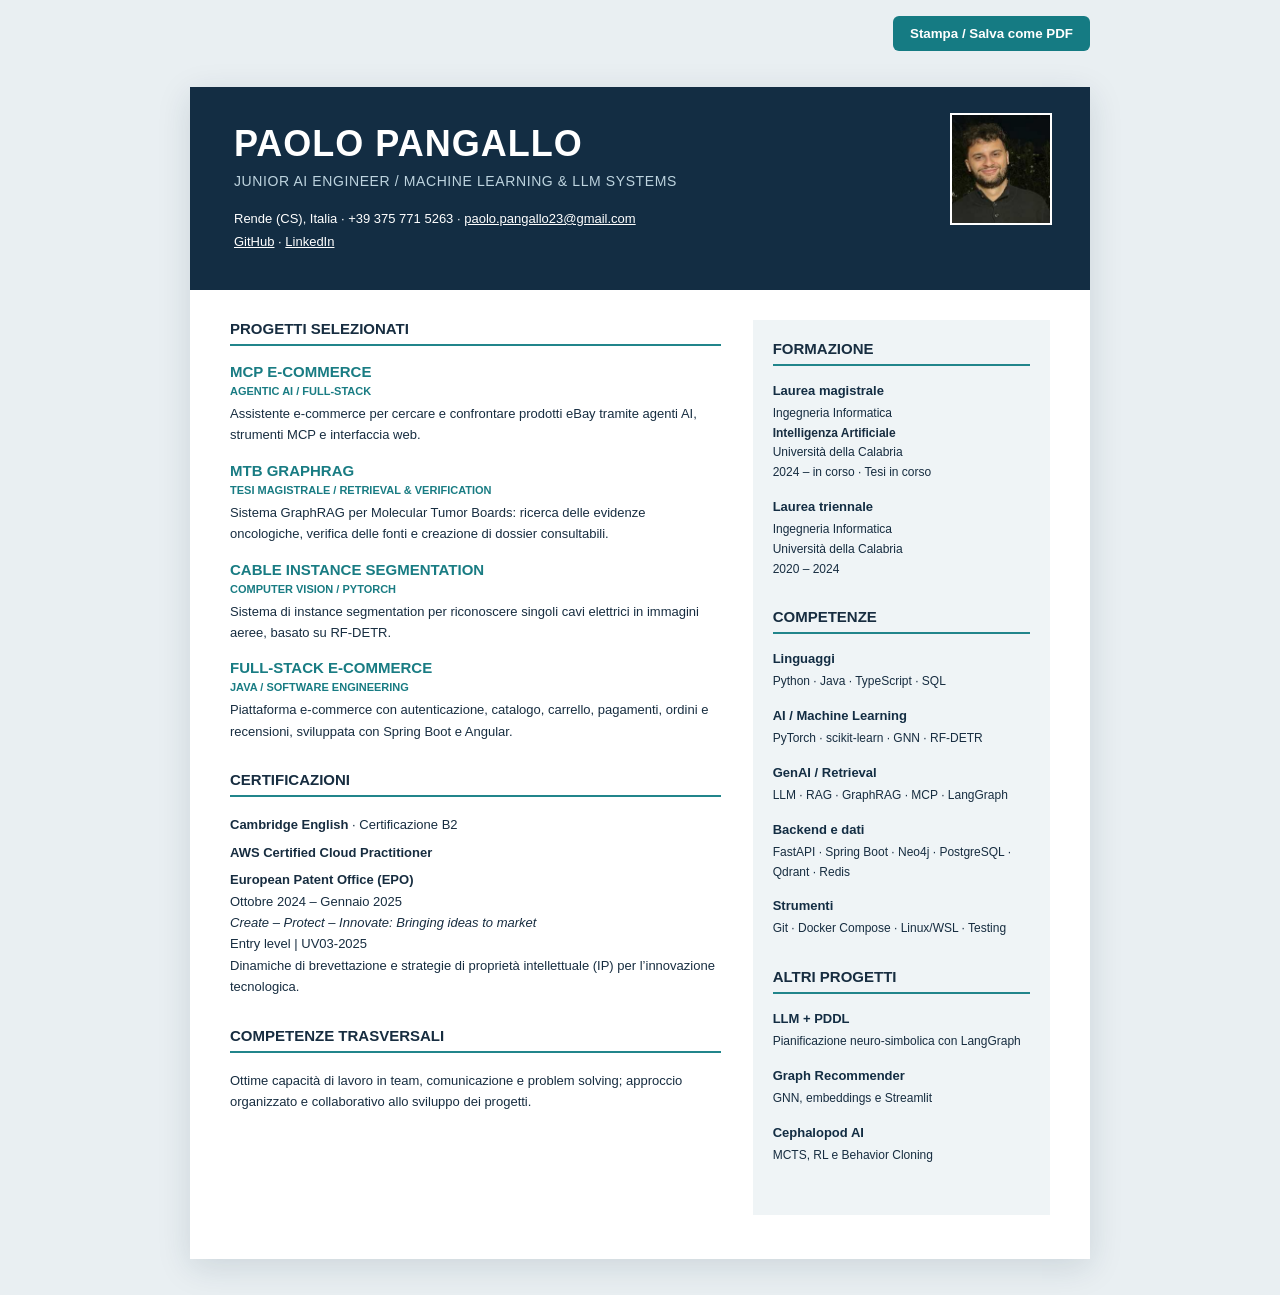
<file: docs/cv/index.html>
<!doctype html>
<html lang="it"><head><meta charset="utf-8"><meta name="viewport" content="width=device-width,initial-scale=1"><meta name="robots" content="index,follow"><title>Paolo Pangallo | CV — Junior AI Engineer</title><style>
:root{font-family:Arial,Helvetica,sans-serif;color:#172d40;background:#e9eff2}*{box-sizing:border-box}body{margin:0}.page{max-width:900px;margin:36px auto;background:white;box-shadow:0 8px 32px #102d4022}.header{padding:36px 44px;background:#132d43;color:white}.header{position:relative;padding-right:180px}.profilephoto{position:absolute;right:38px;top:26px;height:112px;width:102px;object-fit:cover;border:2px solid white}.header h1{font-size:36px;letter-spacing:1px;margin:0 0 8px}.header .role{font-size:14px;color:#bed4df;letter-spacing:.6px}.contact{margin-top:18px;font-size:13px;line-height:1.8}.contact a{color:white}main{display:grid;grid-template-columns:1.65fr 1fr;gap:32px;padding:30px 40px 44px}.sidebar{background:#eff4f6;padding:20px}.section{margin-bottom:29px}h2{font-size:15px;text-transform:uppercase;border-bottom:2px solid #21858b;padding-bottom:7px;margin:0 0 17px}h3{font-size:15px;color:#197c83;margin:16px 0 5px}.kicker{font-weight:700;font-size:11px;color:#197c83;text-transform:uppercase}.section p,.section li{font-size:13px;line-height:1.65;margin:6px 0}.sidebar h3{font-size:13px;color:#132d43}.sidebar p{font-size:12px}.actions{max-width:900px;margin:16px auto;display:flex;justify-content:flex-end}.actions button{border:0;background:#157b83;color:white;border-radius:6px;padding:10px 17px;cursor:pointer;font-weight:bold}a{color:#167d84}@media(max-width:700px){.header{padding-right:24px}.profilephoto{position:static;float:right;width:72px;height:82px;margin:0 0 9px 12px}.page{margin:0}.header{padding:28px 24px}main{grid-template-columns:1fr;padding:25px 24px}.sidebar{order:2}.actions{padding:0 18px}}@media print{:root{background:white}.page{margin:0;box-shadow:none;max-width:none}.actions{display:none}main{grid-template-columns:1.65fr 1fr}.section{break-inside:avoid}@page{size:A4;margin:8mm}}
</style><link rel="canonical" href="https://paolopangallo.github.io/PaoloPangallo/cv/"></head><body><div class="actions"><button onclick="window.print()">Stampa / Salva come PDF</button></div><div class="page"><header class="header"><img class="profilephoto" src="../profile-paolo.jpg" alt="Foto profilo di Paolo Pangallo"><h1>PAOLO PANGALLO</h1><div class="role">JUNIOR AI ENGINEER / MACHINE LEARNING &amp; LLM SYSTEMS</div><div class="contact">Rende (CS), Italia · +39 375 771 5263 · <a href="mailto:paolo.pangallo23@gmail.com">paolo.pangallo23@gmail.com</a><br><a href="https://github.com/PaoloPangallo">GitHub</a> · <a href="https://www.linkedin.com/in/paolo-pangallo-9aa456170/">LinkedIn</a></div></header><main><div><section class="section"><h2>Progetti selezionati</h2><h3>MCP E-COMMERCE</h3><div class="kicker">Agentic AI / Full-Stack</div><p>Assistente e-commerce per cercare e confrontare prodotti eBay tramite agenti AI, strumenti MCP e interfaccia web.</p><h3>MTB GRAPHRAG</h3><div class="kicker">Tesi magistrale / Retrieval &amp; Verification</div><p>Sistema GraphRAG per Molecular Tumor Boards: ricerca delle evidenze oncologiche, verifica delle fonti e creazione di dossier consultabili.</p><h3>CABLE INSTANCE SEGMENTATION</h3><div class="kicker">Computer Vision / PyTorch</div><p>Sistema di instance segmentation per riconoscere singoli cavi elettrici in immagini aeree, basato su RF-DETR.</p><h3>FULL-STACK E-COMMERCE</h3><div class="kicker">Java / Software Engineering</div><p>Piattaforma e-commerce con autenticazione, catalogo, carrello, pagamenti, ordini e recensioni, sviluppata con Spring Boot e Angular.</p></section><section class="section"><h2>Certificazioni</h2><p><strong>Cambridge English</strong> · Certificazione B2</p><p><strong>AWS Certified Cloud Practitioner</strong></p><p><strong>European Patent Office (EPO)</strong><br>Ottobre 2024 – Gennaio 2025<br><em>Create – Protect – Innovate: Bringing ideas to market</em><br>Entry level | UV03-2025<br>Dinamiche di brevettazione e strategie di proprietà intellettuale (IP) per l’innovazione tecnologica.</p></section><section class="section"><h2>Competenze trasversali</h2><p>Ottime capacità di lavoro in team, comunicazione e problem solving; approccio organizzato e collaborativo allo sviluppo dei progetti.</p></section></div><aside class="sidebar"><section class="section"><h2>Formazione</h2><h3>Laurea magistrale</h3><p>Ingegneria Informatica<br><strong>Intelligenza Artificiale</strong><br>Università della Calabria<br>2024 – in corso · Tesi in corso</p><h3>Laurea triennale</h3><p>Ingegneria Informatica<br>Università della Calabria<br>2020 – 2024</p></section><section class="section"><h2>Competenze</h2><h3>Linguaggi</h3><p>Python · Java · TypeScript · SQL</p><h3>AI / Machine Learning</h3><p>PyTorch · scikit-learn · GNN · RF-DETR</p><h3>GenAI / Retrieval</h3><p>LLM · RAG · GraphRAG · MCP · LangGraph</p><h3>Backend e dati</h3><p>FastAPI · Spring Boot · Neo4j · PostgreSQL · Qdrant · Redis</p><h3>Strumenti</h3><p>Git · Docker Compose · Linux/WSL · Testing</p></section><section class="section"><h2>Altri progetti</h2><h3>LLM + PDDL</h3><p>Pianificazione neuro-simbolica con LangGraph</p><h3>Graph Recommender</h3><p>GNN, embeddings e Streamlit</p><h3>Cephalopod AI</h3><p>MCTS, RL e Behavior Cloning</p></section></aside></main></div></body></html>
</file>
<file: docs/style.css>
/* Paolo Pangallo · portfolio v4. Original implementation based on the supplied monochrome visual direction. */
:root{--ink:#141414;--ink-2:#282828;--muted:#686868;--faint:#aaa;--page:#fff;--soft:#f5f5f5;--soft-2:#efefef;--line:#e7e7e7;--line-2:#d9d9d9;--font:Inter,system-ui,-apple-system,"Helvetica Neue",Arial,sans-serif;--mono:"DM Mono",ui-monospace,Consolas,monospace;--round:24px;--section-space:78px;--panel-top-gap:28px;--panel-pad-top:66px}
*,*::before,*::after{box-sizing:border-box}
html{scroll-behavior:smooth;scroll-padding-top:115px}
body{margin:0;background:var(--page);color:var(--ink);font-family:var(--font);font-size:16px;font-weight:450;line-height:1.5;-webkit-font-smoothing:antialiased}
a{color:inherit;text-decoration:none}button,input{font:inherit}button{cursor:pointer}button,a,input{ -webkit-tap-highlight-color:transparent }
button:focus-visible,a:focus-visible,summary:focus-visible,input:focus-visible{outline:2px solid var(--ink);outline-offset:4px}
img,svg{max-width:100%}svg{display:block}h1,h2,h3,h4,p{margin:0}h1,h2,h3,h4{font-weight:650;letter-spacing:-.032em}b,strong{font-weight:650}
[hidden]{display:none!important}.sr-only{position:absolute!important;width:1px;height:1px;overflow:hidden;clip:rect(0,0,0,0);white-space:nowrap}
.wrap{width:min(1232px,calc(100% - 80px));margin-inline:auto}.section-gap{margin-top:var(--section-space)}.library-section.section-gap,.about-section.section-gap{margin-top:var(--panel-top-gap)}.dot{color:#888}.slash{color:#b2b2b2}
.skip-link{position:fixed;top:-100px;left:12px;background:var(--ink);color:#fff;z-index:999;padding:12px 24px;border-radius:999px}.skip-link:focus{top:12px}
#scroll-progress{position:fixed;z-index:300;top:0;left:0;width:0;height:2px;background:var(--ink);pointer-events:none}
/* Navigation */
.nav-shell{position:sticky;top:15px;z-index:200;width:min(1110px,calc(100% - 40px));margin:16px auto 0}
.site-nav{display:flex;align-items:center;gap:32px;justify-content:space-between;padding:8px 9px 8px 10px;border-radius:999px;background:#f2f2f2;min-height:64px}
.nav-identity{display:flex;align-items:center;gap:12px;white-space:nowrap;font-size:14px;font-weight:650;padding-left:2px}
.nav-mark{width:44px;height:44px;display:grid;place-items:center;background:var(--ink);color:#fff;font-size:17px;font-weight:700;letter-spacing:-.06em;border-radius:30%}.nav-mark span{color:#a7a7a7}
.nav-links{display:flex;align-items:center;gap:18px}.nav-links a{font-weight:600;font-size:14px;color:#4a4a4a;transition:color .15s}.nav-links a:hover{color:#000}
.nav-actions{display:flex;align-items:center;gap:8px}.nav-contact{height:44px;display:inline-flex;align-items:center;gap:18px;padding:0 23px;border-radius:999px;background:var(--ink);color:#fff;font-size:13px;font-weight:650;white-space:nowrap;transition:background .2s}.nav-contact:hover{background:#303030}
.menu-toggle{display:none;width:43px;height:43px;border:0;border-radius:50%;background:#fff;align-items:center;justify-content:center;flex-direction:column;gap:5px}.menu-toggle span{width:17px;height:2px;background:#141414;transition:transform .15s}.menu-toggle.open span:first-child{transform:translateY(3.5px) rotate(45deg)}.menu-toggle.open span:last-child{transform:translateY(-3.5px) rotate(-45deg)}
.mobile-menu{background:#f5f5f5;margin:8px 8px 0;border-radius:20px;padding:12px;display:grid;gap:4px;border:1px solid var(--line)}.mobile-menu a{padding:12px 18px;border-radius:12px;font-weight:600}.mobile-menu a:hover{background:#fff}
/* Buttons / type */
.btn{min-height:50px;padding:0 23px;display:inline-flex;align-items:center;justify-content:center;gap:22px;border-radius:999px;font-size:13px;font-weight:650;line-height:1.2;border:1px solid transparent;transition:background .18s,transform .18s,border-color .18s}
.btn:hover{transform:translateY(-2px)}.btn-dark{color:#fff;background:var(--ink)}.btn-dark:hover{background:#333}.btn-stroke{background:#fff;border-color:#d9d9d9}.btn-stroke:hover{background:#f7f7f7;border-color:#bfbfbf}
.eyebrow,.section-index{font-family:var(--mono);font-size:11px;color:#656565;letter-spacing:-.015em}.eyebrow{display:flex;align-items:center;gap:12px}.eyebrow-icon{background:#ededed;width:31px;height:31px;border-radius:30%;display:grid;place-items:center;color:#2d2d2d;font-size:18px}
/* Hero: rich, but not decorative */
.hero{display:grid;grid-template-columns:minmax(0,1.04fr) minmax(460px,.96fr);gap:48px;align-items:center;padding-top:72px;padding-bottom:56px}
.hero-copy{min-width:0}.hero h1{font-size:clamp(52px,4.65vw,74px);line-height:1.07;margin:28px 0 28px;letter-spacing:-.065em}.hero h1 span{color:#666;letter-spacing:-.064em}
.lead{max-width:555px;font-size:17px;font-weight:350;line-height:1.68;color:#555}.lead strong{font-weight:650;color:var(--ink)}.hero-buttons{display:flex;gap:9px;flex-wrap:wrap;margin:32px 0 28px}
.availability{font-size:12px;color:#666;display:flex;align-items:center;gap:10px;flex-wrap:wrap}.availability-dot{width:8px;height:8px;border:2px solid var(--ink);border-radius:50%;display:inline-block}.avail-sep{color:#c6c6c6}
/* Interactive terminal-ish architecture explorer */
.hero-stage{border-radius:26px;overflow:hidden;background:#161616;color:#fff;min-height:490px;border:1px solid #252525;display:flex;flex-direction:column}
.stage-header{display:flex;justify-content:space-between;align-items:center;padding:22px 25px;border-bottom:1px solid #303030;gap:12px}.stage-title{font-family:var(--mono);font-size:12px;font-weight:500;display:flex;align-items:center;gap:9px}.stage-square{font-size:20px;color:#c6c6c6}.stage-meta{font:10px var(--mono);display:flex;align-items:center;gap:8px;color:#b4b4b4}.stage-led{display:block;width:7px;height:7px;background:#bdbdbd;border-radius:50%}
.stage-top{padding:23px 25px 15px;display:flex;justify-content:space-between;align-items:center;gap:10px}.stage-top p{font-size:13px;font-weight:600;color:#e5e5e5}.stage-tabs{display:inline-flex;background:#2b2b2b;border-radius:999px;padding:4px;gap:3px}.stage-tab{border:0;border-radius:999px;padding:8px 11px;min-width:48px;background:transparent;color:#aaa;font-size:10px;font-weight:600}.stage-tab.active{background:#f3f3f3;color:#141414}.stage-tab:hover:not(.active){background:#404040;color:#fff}
.stage-pipeline{display:flex;align-items:center;justify-content:space-between;padding:10px 22px 20px;gap:5px}.pipeline-step{border:1px solid #373737;background:#222;color:#dedede;border-radius:13px;min-height:96px;min-width:0;flex:1;display:flex;flex-direction:column;gap:20px;justify-content:space-between;align-items:flex-start;padding:12px 10px;transition:background .15s,border-color .15s;text-align:left}.pipeline-step:hover{background:#303030}.pipeline-step.current{background:#f1f1f1;color:#141414;border-color:#f1f1f1}.step-no{font:11px var(--mono);opacity:.6}.step-name{font-size:12px;font-weight:650;line-height:1.1;overflow-wrap:anywhere}.pipeline-arrow{color:#787878;flex:0 0 9px;font:14px var(--mono)}
.stage-inspector{margin:0 24px 18px;padding:21px 22px 19px;background:#242424;border:1px solid #363636;border-radius:15px;min-height:150px}.inspector-heading{display:flex;justify-content:space-between;align-items:center;color:#adadad;font:10px var(--mono)}.inspector-icon{font-size:15px}.stage-inspector h3{margin:8px 0 5px;font-size:17px;font-weight:650;letter-spacing:-.025em}.stage-inspector p{font-size:12px;color:#c1c1c1;line-height:1.6;min-height:38px}.stage-inspector a{display:inline-block;font:10px var(--mono);color:#fff;border-bottom:1px solid #777;margin-top:11px;padding-bottom:2px}.stage-inspector a:hover{border-color:#fff}
.stage-bottom{margin-top:auto;padding:15px 25px 17px;border-top:1px solid #303030;display:flex;justify-content:space-between;gap:15px;font:9px var(--mono);color:#858585;letter-spacing:.025em}
/* Summary strip */
.snapshot-bar{display:grid;grid-template-columns:repeat(4,1fr);padding:20px 0 19px;border-top:1px solid var(--line-2);border-bottom:1px solid var(--line-2)}
.snapshot-bar>div{display:grid;grid-template-columns:auto 1fr;column-gap:13px;align-items:baseline;padding:0 28px;border-right:1px solid var(--line)}.snapshot-bar>div:first-child{padding-left:3px}.snapshot-bar>div:last-child{border-right:0}.snapshot-bar strong{font-size:28px;font-weight:650;letter-spacing:-.07em;grid-row:span 2;line-height:1.2}.snapshot-bar span{font-size:11px;color:#555;font-weight:600}.snapshot-bar p{font-size:11px;color:#898989;margin-top:1px}
/* Section headings */
.section-heading{display:flex;justify-content:space-between;align-items:flex-end;gap:50px;margin-bottom:34px}.section-heading h2,.about-left h2{font-size:clamp(39px,4vw,60px);line-height:1.09;margin-top:21px;letter-spacing:-.052em}.section-heading>p{max-width:405px;font-size:15px;line-height:1.7;color:#666;font-weight:400;margin-bottom:5px}.section-index span{color:#b6b6b6}
/* Editorial case studies */
.case-row{display:grid;grid-template-columns:minmax(0,1.06fr) minmax(0,.94fr);align-items:start;border-top:1px solid var(--line-2);padding:34px 0 40px;gap:42px}.case-row:last-child{border-bottom:1px solid var(--line-2)}.case-reverse .case-art{order:2}.case-reverse .case-content{order:1}
.case-art{background:#f2f2f2;border-radius:24px;min-height:430px;padding:28px;display:flex;flex-direction:column;overflow:hidden}.case-art-mtb{background:#f4f4f4}.case-art-rl{background:#ededed}
.art-bar,.art-caption{font:10px var(--mono);color:#737373;display:flex;justify-content:space-between;gap:15px;align-items:center}.art-title{font-size:clamp(24px,2.3vw,34px);font-weight:650;line-height:1.14;letter-spacing:-.05em;max-width:430px;margin-top:28px;color:#282828}.art-caption{margin-top:auto;padding-top:22px;line-height:1.5}
.mcp-visual{display:flex;align-items:center;justify-content:center;gap:5px;margin:40px auto 32px;width:100%}.mcp-node{background:#fff;border:1px solid #ddd;border-radius:16px;width:30%;min-height:164px;display:flex;flex-direction:column;justify-content:center;align-items:center;gap:7px;padding:11px 6px;text-align:center}.mcp-node .node-symbol{font-size:31px;width:54px;height:54px;background:#f1f1f1;border-radius:16px;display:grid;place-items:center;margin-bottom:7px}.mcp-node>span:not(.node-symbol){font:8px var(--mono);color:#888}.mcp-node strong{font-size:13px;letter-spacing:-.025em}.mcp-agent{background:#191919;color:#fff;border-color:#191919}.mcp-agent .node-symbol{background:#363636;color:#fff}.mcp-agent>span:not(.node-symbol){color:#bbb}.flow-line{display:flex;align-items:center;color:#777;font-size:19px}.art-subsystem{display:flex;justify-content:center;gap:6px;flex-wrap:wrap}.art-subsystem span{font:9px var(--mono);border:1px solid #d2d2d2;border-radius:999px;padding:8px 11px;background:#f8f8f8;color:#555}
.mtb-art-diagram{width:100%;max-width:550px;height:auto;max-height:250px;margin:auto 0;align-self:center}.case-art-mtb .art-title{margin-bottom:15px}
.rl-visual{display:flex;gap:44px;justify-content:center;align-items:center;margin:auto 0}.rl-board{flex:0 0 215px;height:215px;display:grid;grid-template-columns:repeat(4,1fr);grid-template-rows:repeat(4,1fr);padding:8px;border:3px solid #262626;border-radius:14px;background:#262626;gap:4px}.rl-board span{display:grid;place-items:center;background:#e1e1e1;border-radius:5px;font-size:24px}.rl-board span:nth-child(4n+1),.rl-board span:nth-child(4n+3){background:#f6f6f6}.rl-board span:empty:after{content:'·';color:#b6b6b6}.rl-methods{display:flex;flex-direction:column;gap:10px;align-items:flex-start}.rl-methods>span:not(.method-line){font:11px var(--mono);background:#fff;border-radius:999px;padding:8px 13px;border:1px solid #ddd}.rl-methods .method-line{width:1px;height:11px;background:#999;margin-left:28px}
.case-content{display:flex;flex-direction:column;padding:13px 0 0}.case-number{display:flex;justify-content:space-between;align-items:center;gap:16px;font:11px var(--mono);color:#888}.case-status{background:var(--soft);padding:8px 11px;border-radius:999px;white-space:nowrap}.case-content h3{font-size:clamp(34px,3.4vw,53px);line-height:1.08;letter-spacing:-.055em;margin:23px 0 15px}.case-summary{font-size:17px;font-weight:350;line-height:1.56;color:#545454;max-width:490px;margin-bottom:16px}.case-facts{margin:0;border-top:1px solid var(--line)}.case-facts>div{display:grid;grid-template-columns:96px 1fr;gap:20px;padding:12px 0;border-bottom:1px solid var(--line)}.case-facts dt{font:11px var(--mono);color:#777;padding-top:2px}.case-facts dd{margin:0;font-size:12px;line-height:1.5;color:#404040}.case-details{border-bottom:1px solid var(--line);margin-bottom:18px}.case-details summary{list-style:none;cursor:pointer;display:flex;justify-content:space-between;align-items:center;font-size:12px;font-weight:600;padding:14px 0}.case-details summary::-webkit-details-marker{display:none}.case-details summary span{border-radius:50%;background:#efefef;width:25px;height:25px;display:grid;place-items:center;font-size:18px;font-weight:400}.case-details[open] summary span{transform:rotate(45deg)}.case-detail-body{font-size:12px;color:#666;line-height:1.7;padding:0 0 16px}.case-link{margin-top:auto;align-self:flex-start;display:inline-flex;align-items:center;justify-content:space-between;gap:34px;background:var(--ink);color:#fff;border-radius:999px;padding:14px 20px;font-size:12px;font-weight:600;transition:background .16s}.case-link:hover{background:#333}
/* Directory */
.library-section{background:#f6f6f6;padding:var(--panel-pad-top) 0 78px}.project-toolbar{display:flex;align-items:center;justify-content:space-between;gap:14px;margin-top:10px}.project-filters{display:flex;align-items:center;gap:7px;flex-wrap:wrap}.project-filter{border:1px solid transparent;border-radius:999px;background:#e9e9e9;color:#494949;font-size:12px;font-weight:600;padding:10px 17px;min-height:43px}.project-filter:hover{background:#dedede}.project-filter.selected{background:#171717;color:#fff}.project-filter span{margin-left:5px;opacity:.65}
.search-field{display:flex;align-items:center;gap:10px;background:#fff;border-radius:999px;padding:0 16px;border:1px solid #e5e5e5;min-height:44px;width:292px;max-width:100%;color:#858585}.search-field:focus-within{outline:2px solid #222}.search-field input{border:0;outline:0!important;min-width:0;width:100%;height:38px;font-size:12px;background:transparent;color:#141414}.search-field input::placeholder{color:#929292}.library-count{font:11px var(--mono);color:#898989;text-align:right;margin:16px 0 18px}
.library-grid{display:grid;grid-template-columns:repeat(4,minmax(0,1fr));gap:14px}.library-card{min-height:235px;background:#fff;border:1px solid #ededed;border-radius:22px;display:flex;flex-direction:column;padding:22px 20px 19px;transition:border-color .15s,transform .15s}.library-card:hover{border-color:#c9c9c9;transform:translateY(-3px)}.library-card-top{display:flex;justify-content:space-between;align-items:start;gap:10px;margin-bottom:29px}.library-icon{width:45px;height:45px;border-radius:30%;display:grid;place-items:center;background:#f0f0f0;color:#222;font:20px var(--mono)}.library-kind{font:10px var(--mono);color:#818181;text-align:right}.library-card h3{display:flex;justify-content:space-between;gap:10px;font-size:17px;line-height:1.2;letter-spacing:-.03em;margin-bottom:10px}.library-card h3 span{font-size:16px;font-weight:400}.library-card p{font-size:13px;color:#777;line-height:1.55;margin-bottom:24px}.library-stack{font:10px var(--mono);color:#666;margin-top:auto;border-top:1px solid #eee;padding-top:15px}.empty-state{text-align:center;color:#666;background:white;padding:38px;border-radius:20px}.library-more{display:flex;justify-content:space-between;align-items:center;gap:20px;margin-top:25px;font-size:12px;color:#868686}.underlined{font-weight:600;color:#252525;border-bottom:1px solid #444;padding-bottom:2px}
/* Working principles */
.principles{display:grid;grid-template-columns:repeat(3,minmax(0,1fr));gap:14px}.principle{padding:25px 26px 27px;border:1px solid var(--line);border-radius:24px;min-height:285px;display:flex;flex-direction:column}.principle-index{font:11px var(--mono);color:#888}.principle-icon{font-size:38px;margin:28px 0 18px;line-height:1}.principle h3{font-size:23px;line-height:1.22;letter-spacing:-.036em;margin-bottom:12px}.principle p{font-size:14px;color:#666;line-height:1.6;margin-bottom:20px}.principle a{margin-top:auto;font-size:12px;font-weight:600;text-decoration:underline;text-underline-offset:4px}
.toolkit{display:grid;grid-template-columns:1fr 1.5fr;gap:72px;margin-top:66px;padding-top:38px;border-top:1px solid var(--line)}.toolkit-intro h3{font-size:43px;letter-spacing:-.05em;margin:17px 0 13px}.toolkit-intro p{max-width:375px;font-size:14px;color:#777;line-height:1.6}.skill-groups{display:grid;gap:22px}.skill-group{display:grid;grid-template-columns:130px 1fr;gap:12px;align-items:start;padding-bottom:20px;border-bottom:1px solid var(--line)}.skill-group h4{font-size:12px;letter-spacing:0;padding-top:10px}.skill-tags{display:flex;gap:7px;flex-wrap:wrap}.skill-tags span{font-size:11px;border-radius:999px;background:#f3f3f3;color:#555;padding:8px 12px;font-weight:500}
/* About */
.about-section{background:#f7f7f7;padding:var(--panel-pad-top) 0 78px}.about-layout{display:grid;grid-template-columns:.9fr 1.1fr;gap:66px}.about-left h2{margin-bottom:25px}.about-left>p{font-size:16px;font-weight:350;color:#666;line-height:1.75;max-width:460px;margin-bottom:16px}.about-links{display:flex;flex-wrap:wrap;gap:10px;margin-top:33px}.about-right{background:#fff;border-radius:24px;padding:22px 30px 6px}.about-photo{display:flex;align-items:center;gap:25px;border-bottom:1px solid var(--line);padding:4px 0 28px}.about-photo img{width:136px;height:136px;flex-shrink:0;border-radius:22px;object-fit:cover;background:#eee}.small-overline{font:10px var(--mono);color:#888}.about-photo h3{font-size:23px;margin:5px 0 3px}.about-photo p{font-size:12px;color:#777}.photo-place{display:inline-block;background:#f4f4f4;padding:6px 10px;border-radius:999px;font-size:10px;color:#555;margin-top:12px}.background-list>div{display:grid;grid-template-columns:110px 1fr;gap:20px;padding:20px 0;border-bottom:1px solid var(--line)}.background-list>div:last-child{border-bottom:0}.background-list>div>span{font:10px var(--mono);color:#888;padding-top:3px}.background-list strong{font-size:14px}.background-list p{color:#777;font-size:12px;line-height:1.5;margin-top:4px}
/* Inverse footer */
.site-footer{background:#141414;color:#fff;border-radius:28px 28px 0 0;padding:38px 0 26px}.footer-top{display:flex;justify-content:space-between;align-items:center;font:11px var(--mono);color:#aaa}.footer-top a:hover{color:#fff}.footer-main{display:flex;align-items:end;justify-content:space-between;gap:50px;padding:73px 0 79px}.footer-kicker{font-size:14px;color:#c9c9c9;margin-bottom:22px}.footer-main h2{font-size:clamp(55px,6vw,86px);line-height:1.02;letter-spacing:-.064em}.footer-main h2 span{color:#999}.footer-main>div:first-child>p:not(.footer-kicker){max-width:570px;color:#b9b9b9;font-size:16px;font-weight:350;line-height:1.6;margin-top:20px}.footer-buttons{display:flex;gap:10px;flex-wrap:wrap;margin-top:24px}.btn-white{background:#fff;color:#141414}.btn-white:hover{background:#e8e8e8}.btn-black-outline{color:#fff;background:transparent;border-color:#636363}.btn-black-outline:hover{background:#303030}.footer-mark{font-size:clamp(110px,20vw,270px);letter-spacing:-.16em;line-height:.8;font-weight:650;color:#333;user-select:none;padding-right:45px}.footer-bottom{border-top:1px solid #333;padding-top:23px;display:flex;justify-content:space-between;gap:22px;flex-wrap:wrap;color:#999;font:11px var(--mono)}
/* Responsive */
@media(max-width:1190px){.wrap{width:min(1140px,calc(100% - 56px))}.hero{gap:27px;grid-template-columns:minmax(0,1fr) minmax(440px,.97fr)}.hero h1{font-size:clamp(50px,4.8vw,65px)}.case-row{gap:42px}.case-art{padding:22px;min-height:450px}.library-grid{grid-template-columns:repeat(4,minmax(0,1fr))}.library-card{padding:20px 16px}.mcp-node strong{font-size:11px}.art-subsystem span{padding:7px 8px}.rl-visual{gap:18px}.rl-board{flex-basis:185px;height:185px}}
@media(max-width:960px){:root{--section-space:74px;--panel-top-gap:24px;--panel-pad-top:58px}.nav-shell{width:calc(100% - 32px)}.nav-links{gap:15px}.site-nav{gap:14px}.nav-name{display:none}.hero{grid-template-columns:1fr;gap:38px;padding-top:68px}.hero-copy{max-width:780px}.hero h1{font-size:clamp(57px,7.4vw,84px)}.hero-stage{width:min(100%,710px)}.snapshot-bar>div{padding:0 14px}.section-gap{margin-top:var(--section-space)}.case-row{grid-template-columns:1fr;gap:25px;padding:29px 0 34px}.case-reverse .case-art,.case-reverse .case-content{order:initial}.case-art{min-height:390px;max-height:none}.case-content{padding:0 8px 3px}.case-summary{max-width:670px}.case-facts{max-width:700px}.case-link{margin-top:15px}.library-grid{grid-template-columns:repeat(2,minmax(0,1fr))}.library-card{padding:23px;min-height:245px}.principles{gap:10px}.principle{padding:24px 18px}.principle h3{font-size:21px}.toolkit{gap:45px}.about-layout{gap:40px}.footer-mark{padding-right:15px}}
@media(max-width:800px){.nav-links{display:none}.menu-toggle{display:flex}.nav-name{display:inline}.nav-shell{width:min(640px,calc(100% - 24px));top:10px;margin-top:10px}.hero{padding-top:72px}.section-heading{align-items:flex-start;flex-direction:column;gap:15px}.section-heading>p{max-width:600px}.snapshot-bar{grid-template-columns:repeat(2,1fr);row-gap:22px}.snapshot-bar>div:nth-child(2){border-right:0}.snapshot-bar>div:nth-child(3){padding-left:3px}.principles{grid-template-columns:1fr}.principle{min-height:auto;padding:27px}.principle-icon{margin:16px 0}.principle p{max-width:620px}.principle a{margin-top:13px}.toolkit{grid-template-columns:1fr;gap:28px}.about-layout{grid-template-columns:1fr;gap:32px}.about-left>p{max-width:700px}.footer-main{padding:62px 0 70px}.footer-mark{display:none}}
@media(max-width:600px){:root{--section-space:58px;--panel-top-gap:18px;--panel-pad-top:50px}.wrap{width:calc(100% - 36px)}.nav-shell{width:calc(100% - 24px)}.site-nav{min-height:58px;padding:6px}.nav-identity{font-size:12px;gap:8px}.nav-mark{width:39px;height:39px;font-size:15px}.nav-contact{height:40px;padding:0 15px;font-size:12px;gap:8px}.menu-toggle{width:40px;height:40px}.hero{padding-top:54px;padding-bottom:46px;gap:30px}.hero h1{font-size:clamp(45px,10vw,65px);line-height:1.09;margin:23px 0}.lead{font-size:15px;line-height:1.66}.hero-buttons{margin-top:26px}.btn{min-height:47px;padding:0 18px;font-size:12px;gap:14px}.availability{font-size:11px;gap:7px}.hero-stage{min-height:444px;border-radius:20px}.stage-header{padding:16px}.stage-top{padding:19px 16px 11px;flex-wrap:wrap}.stage-top p{font-size:12px}.stage-tabs{margin-left:auto}.stage-pipeline{padding:8px 13px 16px;gap:3px}.pipeline-step{min-height:85px;padding:9px 6px;gap:16px;border-radius:10px}.step-name{font-size:10px}.step-no{font-size:9px}.pipeline-arrow{flex-basis:6px;font-size:11px}.stage-inspector{margin:0 14px 12px;padding:15px;min-height:159px}.stage-inspector h3{font-size:15px}.stage-inspector p{font-size:11px}.stage-bottom{padding:13px 15px;font-size:8px}.snapshot-bar{padding:19px 0;row-gap:25px}.snapshot-bar>div{grid-template-columns:auto 1fr;padding:0 12px;gap:8px}.snapshot-bar strong{font-size:22px}.snapshot-bar span,.snapshot-bar p{font-size:9px}.section-gap{margin-top:var(--section-space)}.section-heading{margin-bottom:24px}.section-heading h2,.about-left h2{font-size:clamp(38px,9vw,51px);margin-top:16px}.section-heading>p{font-size:14px}.case-row{gap:20px;padding:22px 0 28px}.case-art{min-height:0;padding:18px;border-radius:20px}.art-title{font-size:clamp(25px,6.5vw,32px);margin-top:22px}.art-bar,.art-caption{font-size:9px}.mcp-visual{gap:3px;margin:39px auto 26px}.mcp-node{min-height:126px;border-radius:12px;width:31%;gap:5px;padding:8px 2px}.mcp-node .node-symbol{width:34px;height:34px;border-radius:10px;font-size:20px;margin-bottom:6px}.mcp-node>span:not(.node-symbol){font-size:6px}.mcp-node strong{font-size:9px}.flow-line{font-size:14px}.art-subsystem span{font-size:7px;padding:6px 8px}.mtb-art-diagram{min-height:150px}.rl-visual{gap:14px;justify-content:space-around}.rl-board{flex-basis:160px;height:160px}.rl-board span{font-size:20px}.rl-methods{gap:7px}.rl-methods>span:not(.method-line){font-size:8px;padding:7px 8px}.rl-methods .method-line{height:7px}.case-number{font-size:9px}.case-status{padding:6px 9px}.case-content h3{font-size:clamp(32px,8vw,44px);margin:17px 0 12px}.case-summary{font-size:15px}.case-facts>div{grid-template-columns:76px 1fr;gap:14px}.case-facts dt{font-size:10px}.case-facts dd{font-size:12px}.library-section{padding:var(--panel-pad-top) 0 62px}.project-toolbar{flex-direction:column;align-items:stretch}.project-filters{gap:6px}.project-filter{font-size:11px;min-height:39px;padding:7px 12px}.search-field{width:100%}.library-grid{grid-template-columns:1fr;gap:11px}.library-card{min-height:190px}.library-card-top{margin-bottom:19px}.library-more{flex-direction:column;align-items:flex-start}.toolkit{margin-top:47px;padding-top:32px}.skill-group{grid-template-columns:1fr;gap:6px}.skill-group h4{padding-top:0}.about-section{padding:var(--panel-pad-top) 0 62px}.about-right{padding:17px 19px 4px}.about-photo{gap:16px}.about-photo img{width:98px;height:98px}.about-photo h3{font-size:19px}.background-list>div{grid-template-columns:93px 1fr;gap:13px}.background-list strong{font-size:12px}.background-list p{font-size:11px}.site-footer{border-radius:20px 20px 0 0}.footer-main{padding:52px 0 64px}.footer-main h2{font-size:clamp(44px,10vw,69px)}.footer-main>div:first-child>p:not(.footer-kicker){font-size:14px}.footer-bottom{font-size:10px}}
@media(max-width:380px){.nav-name{display:none}.hero h1{font-size:43px}.stage-top{gap:7px}.stage-tabs{width:100%;justify-content:space-between}.stage-tab{flex:1}.stage-bottom span:last-child{display:none}.rl-board{flex-basis:132px;height:132px}.rl-methods>span:not(.method-line){font-size:7px}}
@media(prefers-reduced-motion:reduce){html{scroll-behavior:auto}*,*::before,*::after{transition:none!important;animation:none!important}.btn:hover,.library-card:hover{transform:none!important}}

/* V4 motion layer: transforms/opacity only, no decorative effects. */
@media(prefers-reduced-motion:no-preference) {
  @keyframes welcome-rise {from{opacity:0;transform:translate3d(0,18px,0)}to{opacity:1;transform:translate3d(0,0,0)}}
  @keyframes architecture-appear {from{opacity:0;transform:translate3d(0,8px,0)}to{opacity:1;transform:translate3d(0,0,0)}}
  @keyframes graph-appear {from{opacity:0;transform:scale(.97)}to{opacity:1;transform:scale(1)}}
  @keyframes reveal-flow {from{opacity:.15;transform:translate3d(-5px,0,0)}to{opacity:1;transform:translate3d(0,0,0)}}
  .motion-ready .hero-copy{animation:welcome-rise .62s cubic-bezier(.22,1,.36,1) both}
  .motion-ready .hero-stage{animation:welcome-rise .72s .12s cubic-bezier(.22,1,.36,1) both}
  .motion-ready .reveal-on-scroll {
    opacity:0;transform:translate3d(0,22px,0);
    transition:opacity .66s cubic-bezier(.22,1,.36,1),transform .66s cubic-bezier(.22,1,.36,1);
    transition-delay:var(--reveal-delay,0ms)
  }
  .motion-ready .reveal-on-scroll.is-visible{opacity:1;transform:translate3d(0,0,0)}
  .motion-ready .case-art-mcp.is-visible .mcp-node{animation:architecture-appear .48s cubic-bezier(.22,1,.36,1) both}
  .motion-ready .case-art-mcp.is-visible .mcp-node:nth-of-type(3){animation-delay:90ms}
  .motion-ready .case-art-mcp.is-visible .mcp-node:nth-of-type(5){animation-delay:180ms}
  .motion-ready .case-art-mcp.is-visible .flow-line{animation:reveal-flow .46s .1s ease-out both}
  .motion-ready .case-art-mtb.is-visible .mtb-art-diagram{transform-origin:center;animation:graph-appear .72s .12s ease-out both}
  .motion-ready .case-art-rl.is-visible .rl-board{animation:graph-appear .65s .08s ease-out both}
  .case-details[open] .case-detail-body{animation:welcome-rise .24s ease-out both}
}
@media(hover:hover) and (pointer:fine){
  .library-card{transition:transform .3s cubic-bezier(.22,1,.36,1),border-color .2s,background-color .2s}
  .library-card:hover{transform:translate3d(0,-5px,0);border-color:#bcbcbc}
  .library-card h3 span,.case-link span,.btn>span{display:inline-block;transition:transform .24s cubic-bezier(.22,1,.36,1)}
  .library-card:hover h3 span,.case-link:hover span,.btn:hover>span{transform:translate3d(3px,-2px,0)}
  .principle{transition:background-color .24s,border-color .24s}
  .principle:hover{background-color:#f8f8f8;border-color:#d8d8d8}
  .skill-tags span{transition:background-color .2s,color .2s}
  .skill-tags span:hover{background-color:#e8e8e8;color:#141414}
  .pipeline-step{transition:background-color .25s,border-color .25s,transform .25s}
  .pipeline-step:hover{transform:translateY(-2px)}
}
.nav-links a{position:relative}
.nav-links a::after{
  content:"";position:absolute;left:0;bottom:-7px;height:2px;width:100%;
  background:var(--ink);transform:scaleX(0);transform-origin:left center;transition:transform .22s ease
}
.nav-links a.is-current::after,.nav-links a:hover::after{transform:scaleX(1)}
.nav-links a.is-current{color:var(--ink)}
.case-details summary span{transition:transform .2s ease,background-color .2s ease}
#scroll-progress{width:100%;transform:scaleX(0);transform-origin:left center}
@media(prefers-reduced-motion:reduce){
  .motion-ready .reveal-on-scroll,.motion-ready .reveal-on-scroll.is-visible{opacity:1!important;transform:none!important;transition:none!important}
  .nav-links a::after,.case-details summary span{transition:none!important}
}


/* V5 / technical notebooks: meaningful interaction, strictly monochrome. */
.decision-lab{margin:20px 0 15px;padding:17px;background:#f5f5f5;border:1px solid #e7e7e7;border-radius:20px}
.decision-lab-heading{display:flex;justify-content:space-between;align-items:center;gap:12px;margin-bottom:15px}
.decision-kicker{font-family:var(--mono);font-size:10px;font-weight:500;color:#404040}
.decision-hint{font-size:11px;color:#686868}
.decision-tabs{display:flex;gap:5px;padding:4px;background:#e9e9e9;border-radius:999px;max-width:100%}
.decision-tab{appearance:none;flex:1;min-width:0;min-height:39px;padding:8px 10px;border:0;border-radius:999px;background:transparent;color:#4c4c4c;font-size:12px;font-weight:650;cursor:pointer;transition:background-color .2s,color .2s}
.decision-tab.selected{background:#141414;color:#fff}
.decision-tab:not(.selected):hover{background:#fff}
.decision-tab:focus-visible{outline:2px solid #141414;outline-offset:2px}
.decision-output{padding:17px 4px 2px;min-height:135px}
.decision-label{font-family:var(--mono);font-size:10px;font-weight:500;color:#686868;margin:0 0 11px}
.decision-title{font-size:clamp(18px,2vw,21px);line-height:1.25;font-weight:650;margin:0 0 9px}
.decision-description{font-size:13px;line-height:1.6;color:#555;margin:0 0 15px}
.decision-source{display:inline-flex;align-items:center;gap:6px;font-size:12px;font-weight:650;border-bottom:1px solid currentColor;text-decoration:none;padding-bottom:3px}
.decision-source:hover{color:#555}
.hero-buttons .btn{min-height:48px}
@media(max-width:600px){
 .decision-lab{margin-top:23px;padding:15px;border-radius:17px}
 .decision-hint{font-size:10px}
 .decision-tab{font-size:11px;min-height:42px}
 .decision-output{min-height:190px}
 .footer-buttons .btn{min-height:46px}
}
@media(prefers-reduced-motion:reduce){.decision-tab{transition:none!important}}


/* v6: keyboard-friendly navigation and legible compact layouts. */
.nav-links a.is-current{color:#111;text-decoration:underline;text-decoration-thickness:2px;text-underline-offset:7px}
.mobile-menu a.is-current{background:#fff;color:#111}
.contact-address{display:inline-block;margin-top:19px;color:#fff;font-size:clamp(15px,1.7vw,21px);font-weight:600;text-decoration:underline;text-decoration-color:#777;text-underline-offset:6px;overflow-wrap:anywhere}
.contact-address:hover{text-decoration-color:#fff}
.hero-stage :is(button,a):focus-visible,.site-footer a:focus-visible{outline-color:#fff}
.mtb-mobile-flow{display:none}
.snapshot-bar p,.library-count,.library-kind,.principle-index,.case-number{color:#666}
@media(max-width:960px){
 .stage-meta,.stage-inspector a,.inspector-heading,.stage-bottom{font-size:11px}
 .snapshot-bar span,.snapshot-bar p{font-size:12px}
 .case-facts dd,.case-detail-body{font-size:14px}
 .case-facts dt,.case-number{font-size:12px}
 .art-bar,.art-caption,.art-subsystem span{font-size:11px}
 .library-kind,.library-stack{font-size:12px}
 .background-list p,.background-list>div>span{font-size:13px}
}
@media(max-width:600px){
 .eyebrow,.section-index{font-size:12px}
 .stage-meta{font-size:11px}
 .stage-top p{font-size:13px}
 .stage-tab{font-size:12px;min-height:38px;padding:9px 10px}
 .pipeline-step{min-height:92px;gap:14px;padding:10px 7px}
 .step-name{font-size:12px}
 .step-no{font-size:11px}
 .stage-inspector h3{font-size:16px}
 .stage-inspector p{font-size:13px;min-height:auto}
 .stage-inspector a{font-size:12px}
 .stage-bottom{font-size:11px}
 .stage-bottom span:last-child{display:none}
 .snapshot-bar span,.snapshot-bar p{font-size:12px}
 .case-art{min-height:0;max-height:none}
 .art-bar,.art-caption{font-size:11px}
 .art-subsystem span{font-size:10px}
 .mcp-visual{margin:30px auto 24px}
 .mcp-node{min-height:142px;gap:6px;padding:9px 4px}
 .mcp-node>span:not(.node-symbol){font-size:10px;line-height:1.3;overflow-wrap:anywhere}
 .mcp-node strong{font-size:12px;overflow-wrap:anywhere}
 .mcp-node .node-symbol{font-size:23px}
 .mtb-art-diagram{display:none}
 .mtb-mobile-flow{display:grid;grid-template-columns:repeat(2,minmax(0,1fr));gap:9px;margin:auto 0 24px}
 .mtb-mobile-flow span{display:grid;place-items:center;min-height:48px;padding:9px;border:1px solid #d4d4d4;border-radius:10px;background:#fff;text-align:center;font-size:12px;font-weight:600;line-height:1.35}
 .mtb-mobile-flow span:last-child{grid-column:1/-1;background:#242424;color:#fff;border-color:#242424}
 .rl-visual{flex-direction:column;gap:18px}
 .rl-board{flex:0 0 auto;width:170px;height:170px}
 .rl-methods{flex-direction:row;flex-wrap:wrap;justify-content:center;gap:7px}
 .rl-methods .method-line{display:none}
 .rl-methods>span:not(.method-line){font-size:11px;padding:8px 10px}
 .case-number,.case-facts dt{font-size:11px}
 .case-facts dd,.case-detail-body{font-size:14px}
 .case-details summary{font-size:14px}
 .project-filter{font-size:13px;min-height:44px}
 .search-field input{font-size:14px}
 .library-count,.library-kind,.library-stack{font-size:12px}
 .library-more{font-size:13px}
 .decision-kicker,.decision-hint,.decision-label{font-size:11px}
 .decision-tab{font-size:12px}
 .decision-description{font-size:14px}
 .small-overline,.photo-place{font-size:11px}
 .background-list>div>span,.background-list p{font-size:13px}
 .about-photo p{font-size:13px}
 .footer-bottom,.footer-top{font-size:12px}
}
@media(max-width:380px){
 .stage-tab{padding:8px 5px}
 .mcp-node strong{font-size:11px}
 .mcp-node>span:not(.node-symbol){font-size:10px}
 .rl-board{width:158px;height:158px}
}

/* v8 — code-backed evidence examples inside existing engineering notebooks. */
.decision-example{display:grid;grid-template-columns:minmax(0,1fr) auto minmax(0,1fr);align-items:center;gap:10px;margin:12px 0 16px;padding:14px;border:1px solid #dcdcdc;border-radius:12px;background:#fff}
.decision-example[hidden]{display:none!important}
.decision-example>div{min-width:0;display:flex;flex-direction:column;gap:6px}
.decision-example-label{font-family:var(--mono);font-size:10px;font-weight:500;color:#666;letter-spacing:.02em}
.decision-example code{font-family:var(--mono);font-size:11px;line-height:1.5;color:#1b1b1b;white-space:normal;overflow-wrap:anywhere}
.decision-example-arrow{color:#8a8a8a;font-size:18px;line-height:1}
@media(max-width:600px){
  .decision-example{grid-template-columns:1fr;gap:8px;padding:12px}
  .decision-example-arrow{transform:rotate(90deg);font-size:15px}
  .decision-example-label{font-size:11px}
  .decision-example code{font-size:12px}
}

/* v8 brand — app-icon monogram, shared by navigation, footer and favicon. */
.nav-mark{background:#fff;border:1px solid #dadada;overflow:hidden;padding:0;flex-shrink:0}
.nav-mark img{display:block;width:100%;height:100%;object-fit:contain}
.footer-mark{font-size:initial;letter-spacing:normal;line-height:normal;color:inherit;padding-right:0}
.footer-mark img{display:block;width:clamp(110px,13vw,170px);height:auto;aspect-ratio:1}
@media(max-width:600px){
 .nav-mark{width:39px;height:39px}
}

/* v9 | Personal hero, profile, and standalone architecture explorer */
.hero{grid-template-columns:minmax(0,1.12fr) minmax(340px,.88fr);gap:clamp(26px,4vw,58px);align-items:center;padding:66px 0 43px}
.hero h1{font-size:clamp(50px,5.2vw,74px);line-height:1.06;margin:23px 0 13px;letter-spacing:-.066em}
.hero h1 span{color:#191919;letter-spacing:inherit}
.hero-statement{font-size:clamp(24px,2.45vw,34px);font-weight:650;line-height:1.16;letter-spacing:-.052em;color:#626262;margin-bottom:19px}
.hero-eyebrow{font-size:12px;flex-wrap:wrap}
.hero .lead{font-size:15px;line-height:1.7;font-weight:400}
.hero-specialties{display:flex;flex-wrap:wrap;gap:7px;list-style:none;padding:0;margin:23px 0 0}
.hero-specialties li{border:1px solid #dedede;border-radius:999px;background:#f8f8f8;padding:9px 11px;font-size:12px;font-weight:600}
.hero-buttons{align-items:center;gap:8px;margin:25px 0 17px}
.hero-email{min-height:48px;display:inline-flex;align-items:center;padding:0 10px;font-size:13px;font-weight:600;text-decoration:underline;text-underline-offset:4px}
.hero-featured{display:flex;flex-wrap:wrap;gap:7px;font-size:12px;line-height:1.6;color:#666}
.hero-featured a{text-decoration:underline;text-decoration-color:#bdbdbd;text-underline-offset:4px;font-weight:600;color:#333}
.profile-card{min-width:0;border:1px solid #e3e3e3;background:#f4f4f4;border-radius:24px;padding:22px 23px 18px}
.profile-card-label,.profile-kicker{font:10px var(--mono);color:#686868}
.profile-card-label{padding-bottom:16px;border-bottom:1px solid #dcdcdc}
.profile-card-main{display:grid;grid-template-columns:143px minmax(0,1fr);align-items:center;gap:18px;padding:22px 0}
.profile-card-main img{display:block;width:143px;height:143px;border-radius:20px;object-fit:cover;border:5px solid #fff;background:#ddd}
.profile-card-main h2{font-size:clamp(23px,2.25vw,30px);line-height:1.13;letter-spacing:-.052em;margin:10px 0 8px}
.profile-card-main p{font-size:12px;line-height:1.58;color:#666}
.profile-facts{margin:0;border-top:1px solid #dedede}
.profile-facts>div{display:grid;grid-template-columns:82px minmax(0,1fr);gap:10px;padding:10px 0;border-bottom:1px solid #dedede}
.profile-facts dt{font:10px var(--mono);color:#757575}
.profile-facts dd{font-size:12px;font-weight:600;margin:0}
.profile-status{display:flex;gap:9px;align-items:center;font-size:12px;font-weight:600;margin-top:17px;color:#333}
.profile-status .availability-dot{flex-shrink:0}
.explorer-section{display:grid;grid-template-columns:minmax(0,.72fr) minmax(0,1.28fr);gap:clamp(26px,5vw,72px);align-items:center;border-top:1px solid var(--line-2);padding-top:36px;margin-top:25px}
.explorer-intro{max-width:370px}
.explorer-intro h2{font-size:clamp(33px,3.45vw,49px);line-height:1.12;letter-spacing:-.053em;margin:18px 0 15px}
.explorer-intro p{font-size:15px;line-height:1.72;color:#666;margin-bottom:21px}
.explorer-intro .underlined{font-size:13px}
.explorer-section .hero-stage{min-height:390px;border-radius:22px}
.explorer-section .stage-header{padding:16px 21px}
.explorer-section .stage-top{padding:18px 21px 10px}
.explorer-section .stage-pipeline{padding:8px 19px 15px}
.explorer-section .pipeline-step{min-height:80px;gap:12px}
.explorer-section .stage-inspector{margin:0 20px 12px;padding:16px 18px;min-height:116px}
.explorer-section .stage-bottom{padding:10px 21px 13px}
.feature-section.section-gap{margin-top:64px}
@media(prefers-reduced-motion:no-preference){
 .motion-ready .profile-card{animation:welcome-rise .75s .12s cubic-bezier(.22,1,.36,1) both}
 .motion-ready .hero-stage{animation:none}
}
@media(max-width:1160px){
 .hero{grid-template-columns:minmax(0,1.1fr) minmax(315px,.9fr);gap:27px}
 .hero h1{font-size:clamp(48px,5.1vw,63px)}
 .profile-card{padding:18px}
 .profile-card-main{grid-template-columns:110px 1fr;gap:13px}
 .profile-card-main img{width:110px;height:110px}
 .profile-card-main h2{font-size:23px}
 .explorer-section{grid-template-columns:minmax(0,.65fr) minmax(0,1.35fr);gap:26px}
 .nav-links{gap:12px}
 .nav-links a{font-size:13px}
}
@media(max-width:960px){
 .hero{grid-template-columns:1fr;gap:25px;padding:56px 0 35px}
 .hero h1{font-size:clamp(52px,7vw,74px)}
 .profile-card{max-width:760px;width:100%}
 .profile-card-main{grid-template-columns:145px 1fr;gap:20px}
 .profile-card-main img{width:145px;height:145px}
 .profile-card-main h2{font-size:28px}
 .explorer-section{grid-template-columns:1fr;gap:23px;margin-top:15px;padding-top:27px}
 .explorer-intro{max-width:730px}
 .explorer-intro h2{font-size:clamp(33px,5vw,45px);margin:12px 0}
 .explorer-intro p{margin-bottom:12px}
 .explorer-section .hero-stage{width:100%;max-width:760px}
 .feature-section.section-gap{margin-top:62px}
}
@media(max-width:600px){
 .hero{gap:22px;padding:42px 0 26px}
 .hero-eyebrow{font-size:11px}
 .hero h1{font-size:clamp(43px,10vw,59px);margin:17px 0 12px}
 .hero-statement{font-size:clamp(22px,5.5vw,29px);margin-bottom:15px}
 .hero .lead{font-size:14px}
 .hero-specialties{gap:6px;margin-top:17px}
 .hero-specialties li{font-size:11px;padding:8px 10px}
 .hero-buttons{gap:7px;margin:21px 0 16px}
 .hero-email{padding:0 6px;font-size:12px;min-height:40px}
 .hero-featured{font-size:11px;gap:5px}
 .profile-card{padding:16px;border-radius:20px}
 .profile-card-label{padding-bottom:12px}
 .profile-card-main{grid-template-columns:95px 1fr;gap:13px;padding:17px 0}
 .profile-card-main img{width:95px;height:95px;border-radius:15px;border-width:4px}
 .profile-kicker{font-size:9px}
 .profile-card-main h2{font-size:clamp(20px,5.2vw,25px);margin:7px 0}
 .profile-card-main p{font-size:11px;line-height:1.45}
 .profile-facts>div{grid-template-columns:76px 1fr;gap:8px}
 .profile-facts dt{font-size:10px}
 .profile-facts dd{font-size:11px}
 .profile-status{font-size:11px}
 .explorer-section{gap:19px;margin-top:8px;padding-top:25px}
 .explorer-intro h2{font-size:35px}
 .explorer-intro p{font-size:14px;line-height:1.6}
 .explorer-section .hero-stage{min-height:0}
 .explorer-section .stage-header{padding:15px}
 .explorer-section .stage-top{padding:15px 15px 10px}
 .explorer-section .stage-pipeline{padding:9px 13px 14px}
 .explorer-section .pipeline-step{min-height:86px;gap:12px}
 .explorer-section .stage-inspector{margin:0 13px 10px;padding:15px}
 .explorer-section .stage-bottom{padding:10px 15px}
 .feature-section.section-gap{margin-top:53px}
}
@media(max-width:380px){
 .profile-card-main{grid-template-columns:82px 1fr;gap:10px}
 .profile-card-main img{width:82px;height:82px}
 .profile-card-main h2{font-size:20px}
}

/* Concise links from project descriptions to real, inspectable code. */
.proof-panel{margin:23px 0 25px;padding:19px;border:1px solid var(--line-2);border-radius:17px;background:#f8f9fa}
.proof-panel-top{display:flex;justify-content:space-between;align-items:center;gap:10px;flex-wrap:wrap;margin-bottom:10px}
.proof-kicker{font:500 10px/1.4 var(--mono);letter-spacing:.08em;color:#374651}
.proof-verified{font-size:11px;color:var(--muted)}
.proof-intro{max-width:65ch;font-size:13px;line-height:1.55;color:#46515a;margin:0 0 15px}
.proof-grid{display:grid;grid-template-columns:repeat(3,minmax(0,1fr));gap:8px;list-style:none;margin:0;padding:0}
.proof-step{padding:13px;background:#fff;border:1px solid #e2e6e9;border-radius:12px;display:flex;flex-direction:column;gap:7px;min-width:0}
.proof-step-head{display:flex;align-items:baseline;gap:8px;font-size:12px;line-height:1.35}
.proof-no{color:#637480;font:500 10px/1 var(--mono)}
.proof-step p{font-size:12px;line-height:1.5;color:#48545d;flex:1;margin:0}
.proof-step a{align-self:flex-start;font-size:12px;font-weight:600;text-decoration:underline;text-decoration-color:#aab5bd;text-underline-offset:3px}
.proof-step a:hover{text-decoration-color:currentColor}
@media(max-width:760px){.proof-grid{grid-template-columns:1fr}.proof-panel{padding:15px}.proof-step{padding:12px}}
</file>
